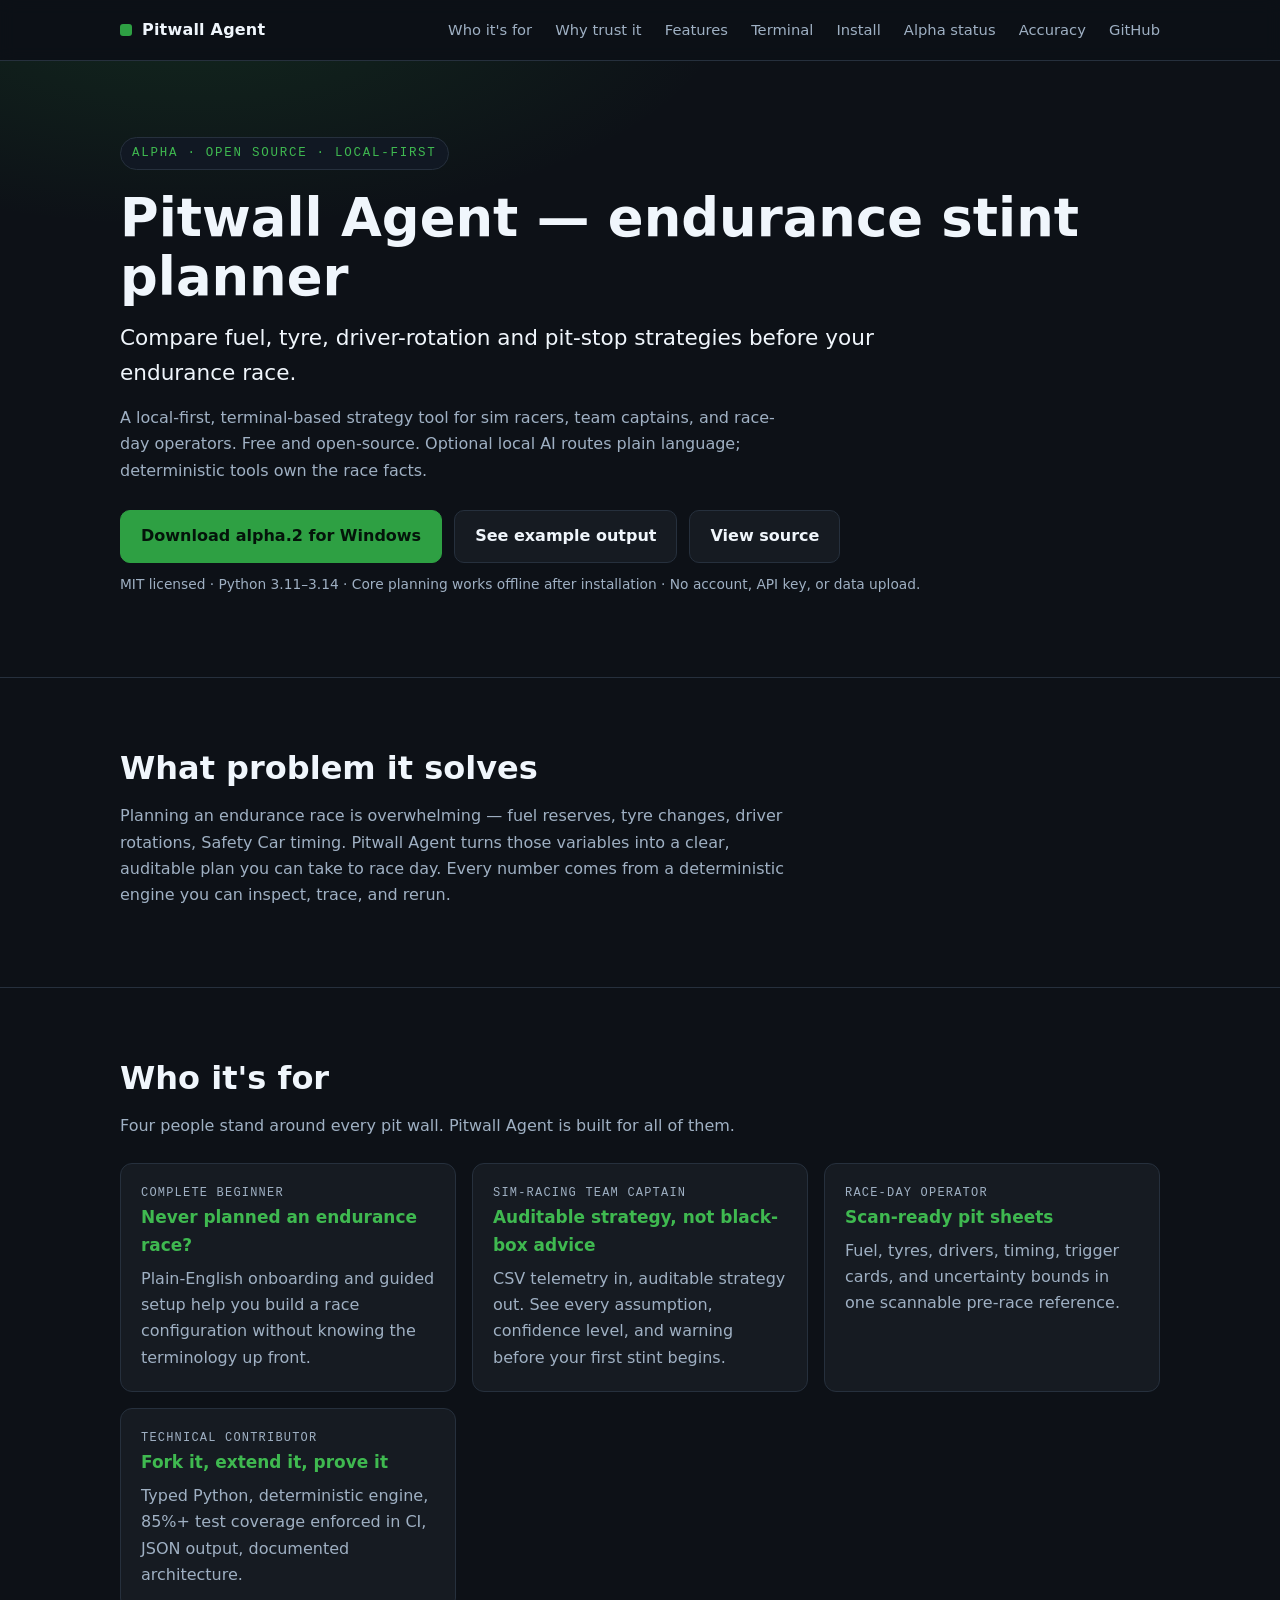
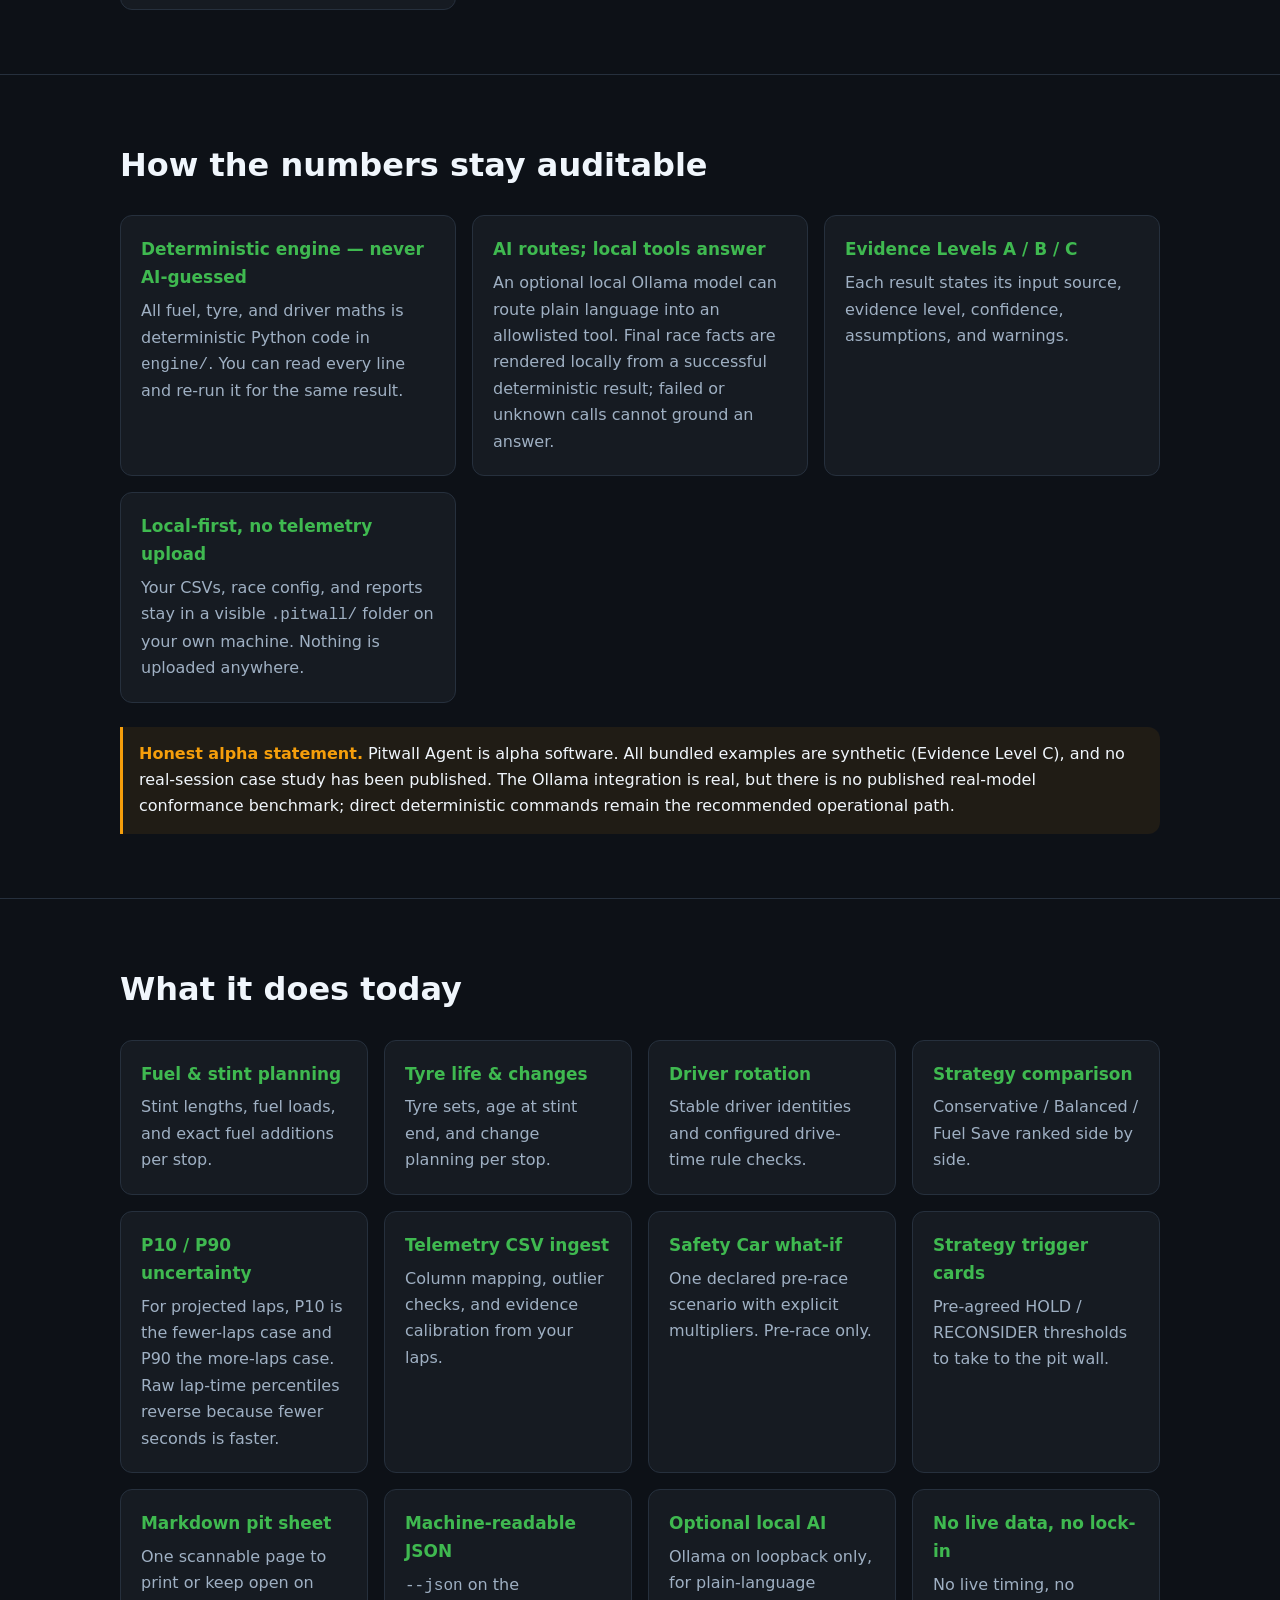
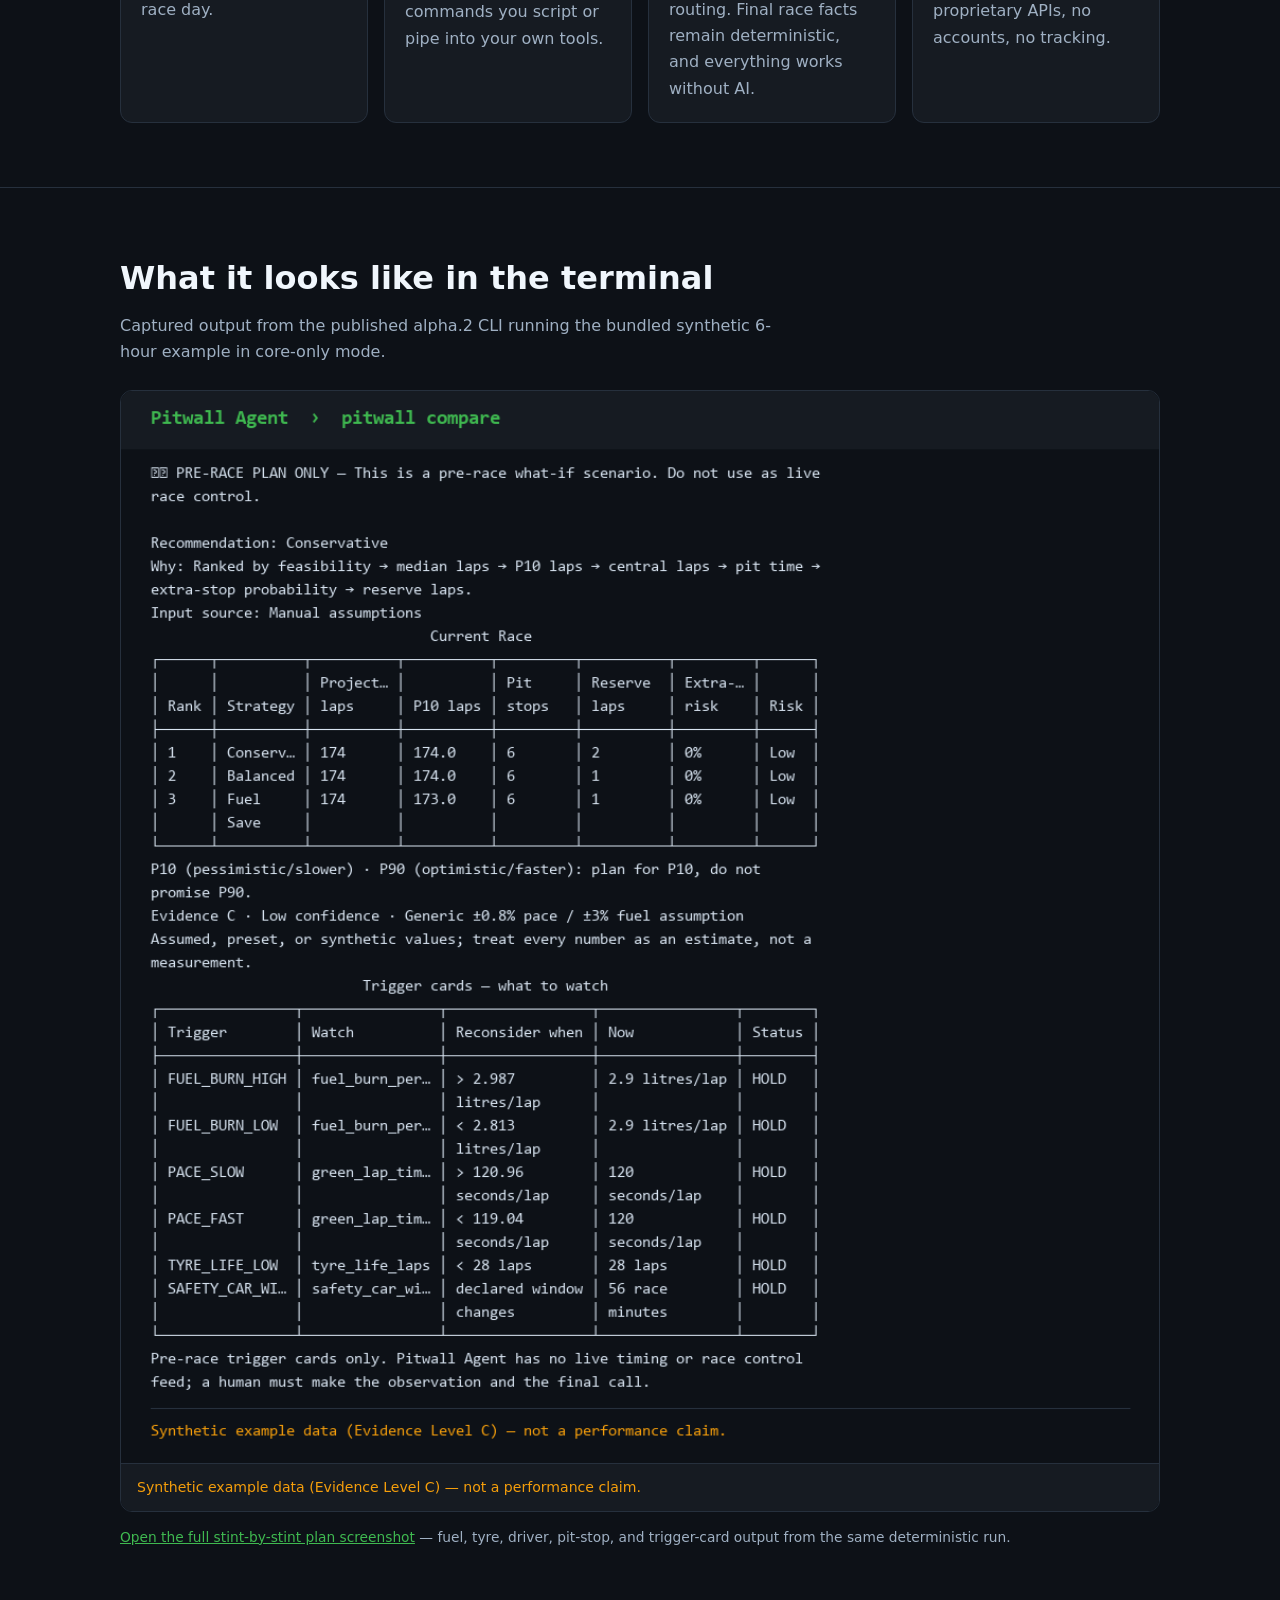
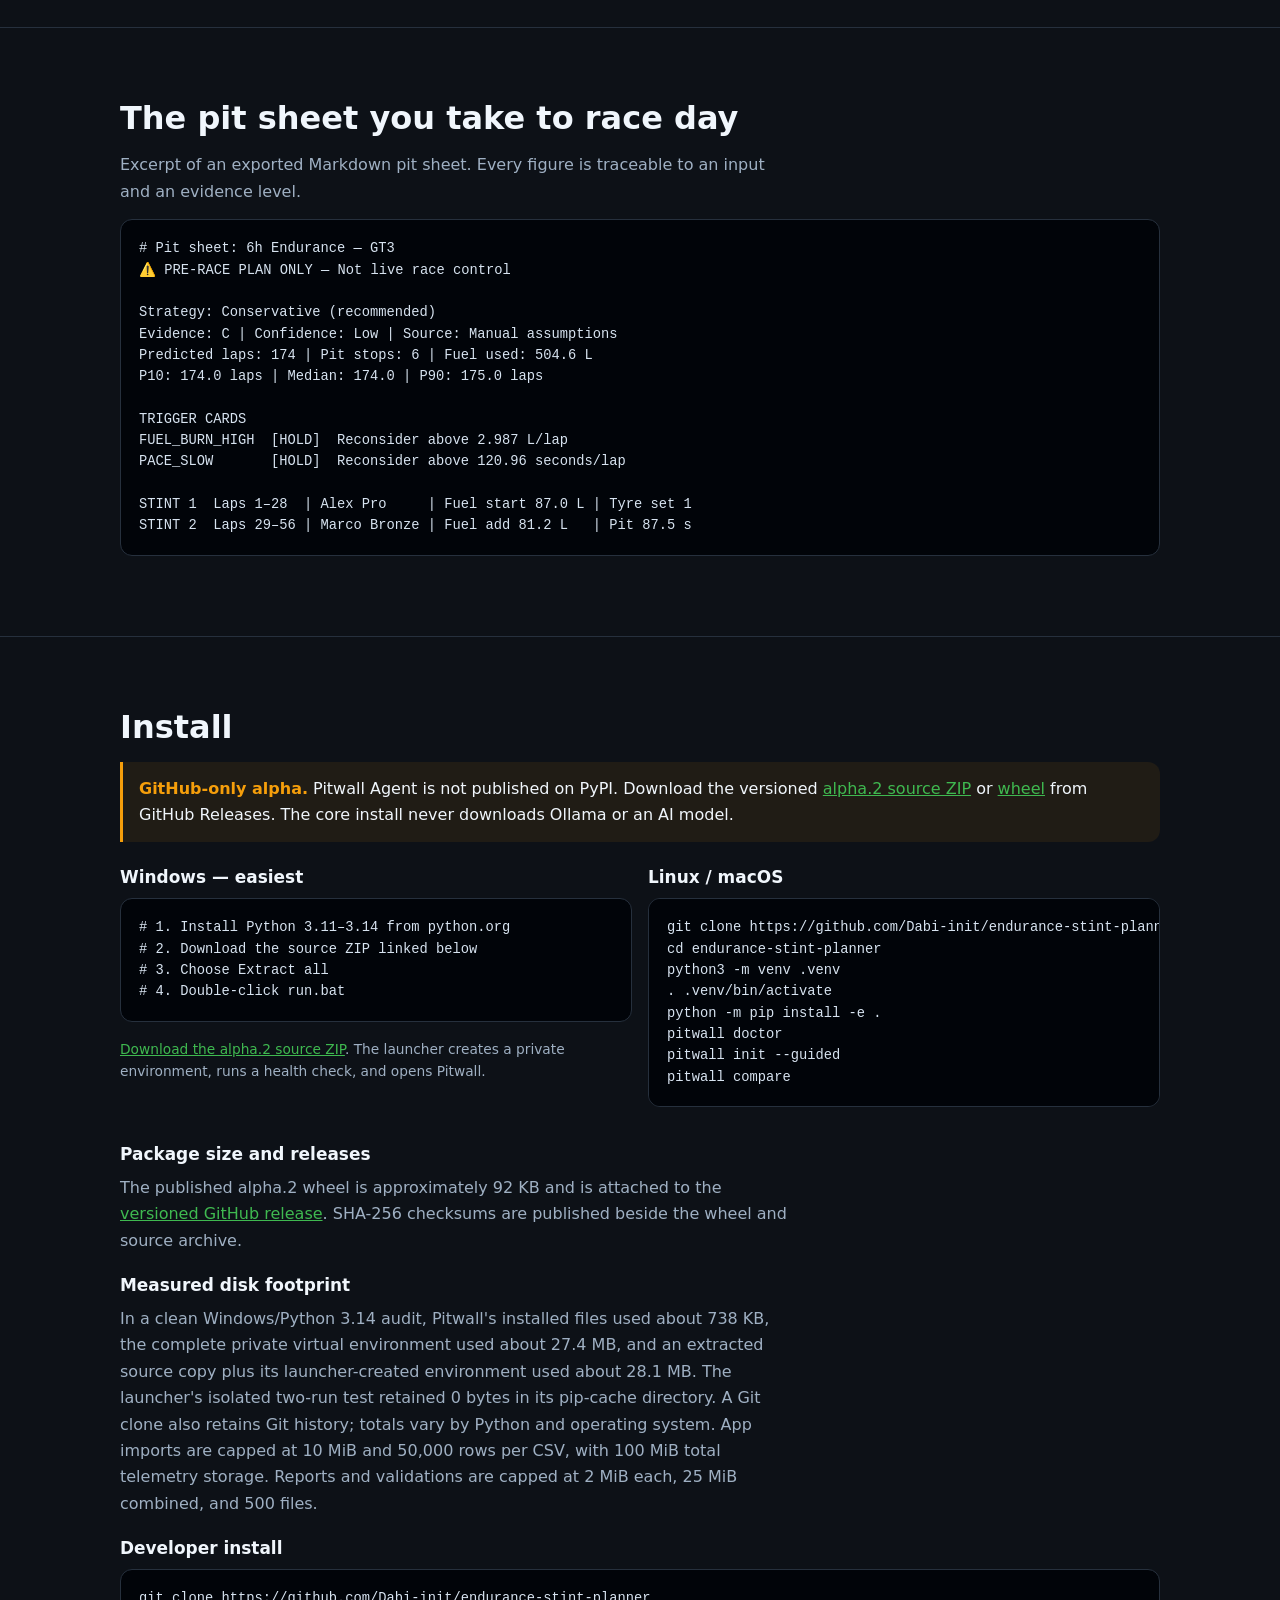
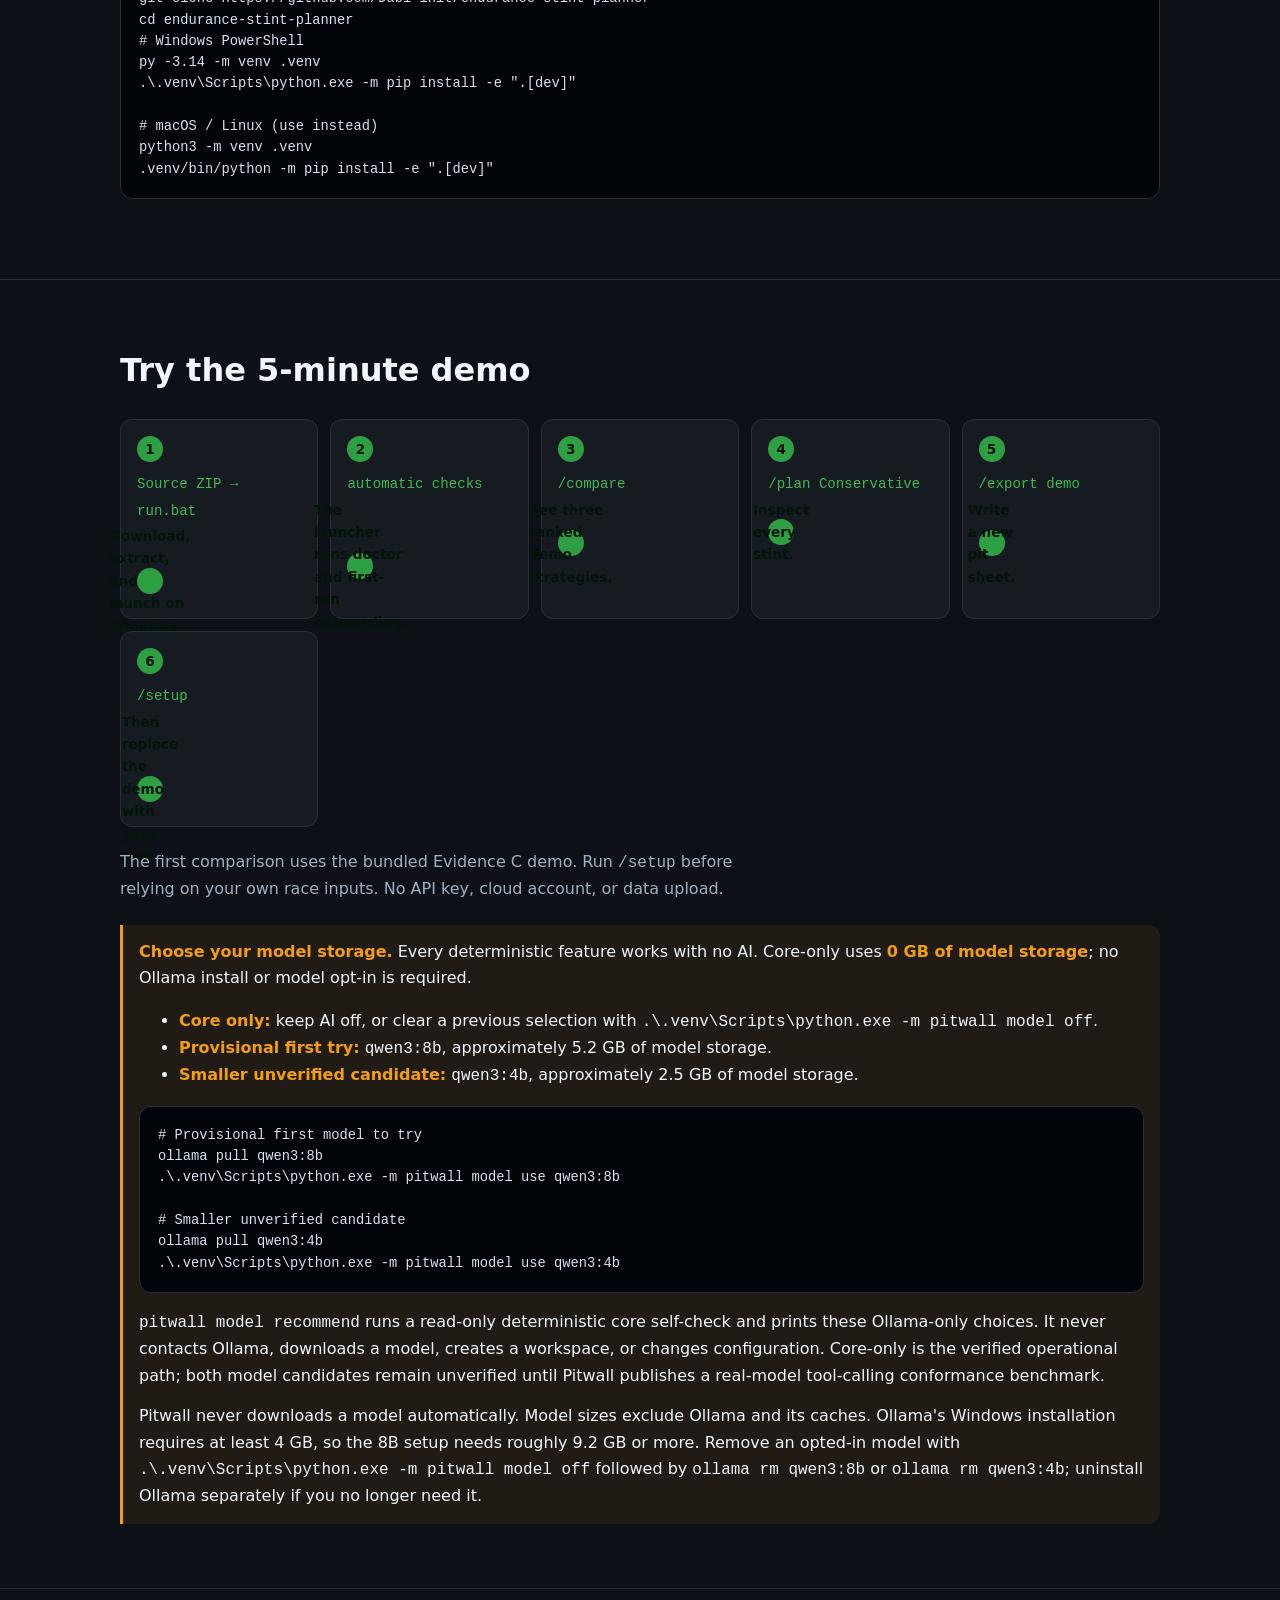
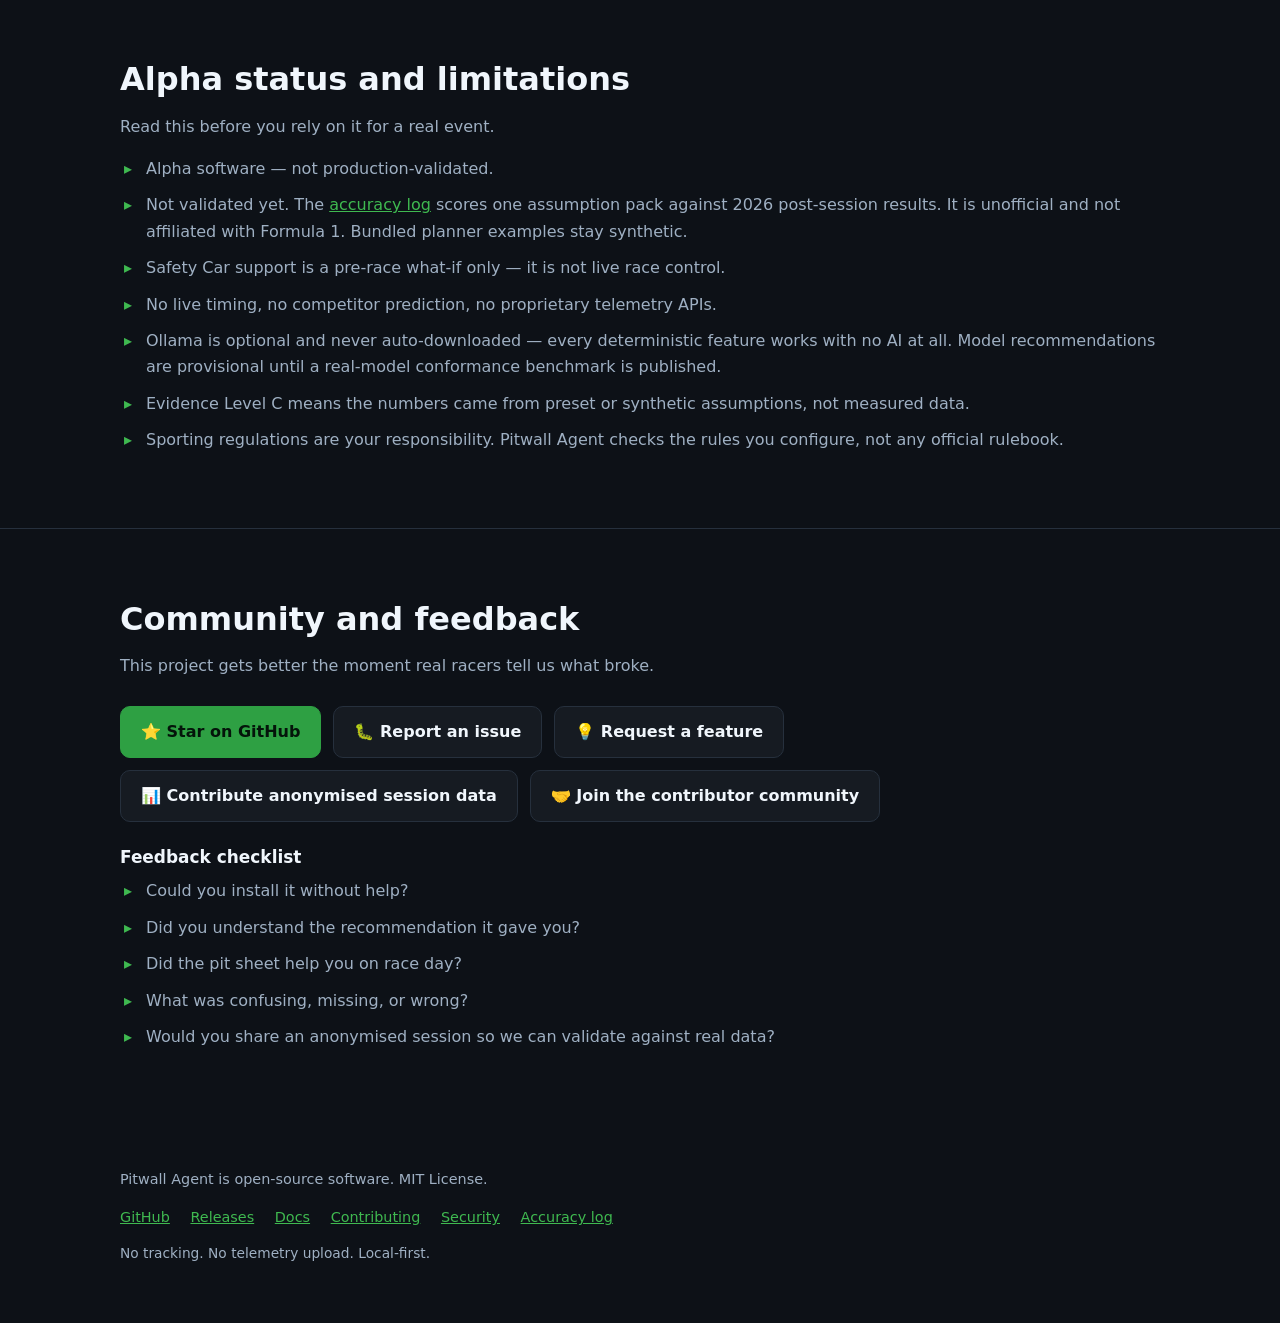
<file: docs/index.html>
<!DOCTYPE html>
<html lang="en">
<head>
<meta charset="utf-8">
<meta name="viewport" content="width=device-width, initial-scale=1">
<title>Pitwall Agent — Endurance Race Strategy Planner</title>
<meta name="description" content="Local-first, terminal-based endurance race strategy tool for sim racers, team captains, and race-day operators. Deterministic fuel, tyre, and driver planning. Free &amp; open-source.">
<meta name="keywords" content="endurance race strategy, fuel calculator, stint planner, sim racing, tyre strategy, pit sheet, race planning, local AI, telemetry">
<meta name="author" content="Pitwall Agent contributors">
<meta name="robots" content="index, follow">
<meta name="theme-color" content="#0d1117">
<link rel="canonical" href="https://dabi-init.github.io/endurance-stint-planner/">

<meta property="og:title" content="Pitwall Agent — Endurance Race Strategy Planner">
<meta property="og:description" content="Open-source endurance stint planner with deterministic fuel, tyre, driver-rotation and pit-stop strategy. Optional local AI routing; no cloud upload.">
<meta property="og:type" content="website">
<meta property="og:url" content="https://dabi-init.github.io/endurance-stint-planner/">
<meta property="og:site_name" content="Pitwall Agent">
<meta property="og:image" content="https://repository-images.githubusercontent.com/1187690049/7837d95d-89fa-43a7-9fac-cfb8e644b0b8">
<meta property="og:image:alt" content="Pitwall Agent — endurance race strategy planner">

<meta name="twitter:card" content="summary_large_image">
<meta name="twitter:title" content="Pitwall Agent — Endurance Race Strategy Planner">
<meta name="twitter:description" content="Build your endurance race plan, lap by lap — deterministically. Local-first, terminal-based, open-source.">
<meta name="twitter:image" content="https://repository-images.githubusercontent.com/1187690049/7837d95d-89fa-43a7-9fac-cfb8e644b0b8">

<link rel="icon" href="data:image/svg+xml,%3Csvg xmlns='http://www.w3.org/2000/svg' viewBox='0 0 32 32'%3E%3Crect width='32' height='32' rx='6' fill='%230d1117'/%3E%3Cpath d='M8 24V8h7a5 5 0 0 1 0 10h-3v6z' fill='%232ea043'/%3E%3C/svg%3E">

<script type="application/ld+json">
{
  "@context": "https://schema.org",
  "@type": "SoftwareApplication",
  "name": "Pitwall Agent",
  "applicationCategory": "SportsApplication",
  "applicationSubCategory": "Motorsport strategy planning",
  "operatingSystem": "Windows, macOS, Linux",
  "softwareVersion": "0.4.0-alpha.2",
  "description": "Open-source endurance stint planner with deterministic fuel, tyre, driver-rotation and pit-stop strategy. Optional local Ollama routing; no cloud upload.",
  "url": "https://dabi-init.github.io/endurance-stint-planner/",
  "downloadUrl": "https://github.com/Dabi-init/endurance-stint-planner/archive/refs/tags/v0.4.0-alpha.2.zip",
  "codeRepository": "https://github.com/Dabi-init/endurance-stint-planner",
  "programmingLanguage": "Python",
  "license": "https://github.com/Dabi-init/endurance-stint-planner/blob/main/LICENSE",
  "isAccessibleForFree": true,
  "offers": { "@type": "Offer", "price": "0", "priceCurrency": "USD" }
}
</script>

<style>
:root{
  --bg:#0d1117; --bg-2:#111823; --card:#161b22; --line:#26303d;
  --text:#f0f6fc; --muted:#9fb0c3; --accent:#2ea043; --accent-2:#3fb950;
  --warn:#f59e0b; --radius:12px;
  --mono:ui-monospace,SFMono-Regular,"SF Mono",Menlo,Consolas,"Liberation Mono",monospace;
  --sans:system-ui,-apple-system,"Segoe UI",Roboto,Helvetica,Arial,sans-serif;
}
*{box-sizing:border-box}
html{scroll-behavior:smooth}
body{margin:0;background:var(--bg);color:var(--text);font-family:var(--sans);line-height:1.65;-webkit-font-smoothing:antialiased}
a{color:var(--accent-2)}
a:focus-visible,button:focus-visible{outline:2px solid var(--accent-2);outline-offset:3px}
.wrap{width:100%;max-width:1080px;margin:0 auto;padding:0 20px}
header.site{position:sticky;top:0;z-index:10;background:rgba(13,17,23,.92);border-bottom:1px solid var(--line);backdrop-filter:blur(8px)}
header.site .wrap{display:flex;align-items:center;justify-content:space-between;gap:16px;min-height:60px;flex-wrap:wrap}
.brand{display:flex;align-items:center;gap:10px;font-weight:700;letter-spacing:.2px}
.brand .dot{width:12px;height:12px;border-radius:3px;background:var(--accent)}
nav.site a{color:var(--muted);text-decoration:none;font-size:.92rem;margin-left:18px}
nav.site a:hover{color:var(--text)}
section{padding:64px 0;border-bottom:1px solid var(--line);scroll-margin-top:76px}
section:last-of-type{border-bottom:0}
h1{font-size:clamp(2rem,6vw,3.3rem);line-height:1.12;margin:0 0 14px}
h2{font-size:clamp(1.4rem,3.6vw,2rem);margin:0 0 8px}
h3{font-size:1.06rem;margin:0 0 6px}
p{margin:0 0 14px}
.lead{font-size:clamp(1.05rem,2.4vw,1.35rem);color:var(--text);max-width:60ch}
.sub{color:var(--muted);max-width:66ch}
.eyebrow{display:inline-block;font-family:var(--mono);font-size:.78rem;letter-spacing:.14em;text-transform:uppercase;color:var(--accent-2);border:1px solid var(--line);background:var(--bg-2);padding:5px 11px;border-radius:999px;margin-bottom:18px}
.hero{padding:76px 0 68px;background:radial-gradient(900px 380px at 15% -10%,rgba(46,160,67,.16),transparent 60%)}
.cta{display:flex;flex-wrap:wrap;gap:12px;margin:26px 0 10px}
.btn{display:inline-block;padding:12px 20px;border-radius:10px;text-decoration:none;font-weight:600;border:1px solid var(--line);color:var(--text);background:var(--card)}
.btn:hover{border-color:var(--accent)}
.btn.primary{background:var(--accent);border-color:var(--accent);color:#04140a}
.btn.primary:hover{background:var(--accent-2)}
.grid{display:grid;gap:16px}
.g2{grid-template-columns:repeat(auto-fit,minmax(280px,1fr))}
.g3{grid-template-columns:repeat(auto-fit,minmax(230px,1fr))}
.card{background:var(--card);border:1px solid var(--line);border-radius:var(--radius);padding:20px}
.card h3{color:var(--accent-2)}
.card p{color:var(--muted);margin:0}
.card .role{font-family:var(--mono);font-size:.75rem;color:var(--muted);text-transform:uppercase;letter-spacing:.1em}
ul.check{list-style:none;padding:0;margin:0}
ul.check li{position:relative;padding-left:26px;margin-bottom:10px;color:var(--muted)}
ul.check li::before{content:"▸";position:absolute;left:4px;color:var(--accent-2)}
pre{background:#010409;border:1px solid var(--line);border-radius:var(--radius);padding:18px;overflow-x:auto;font-family:var(--mono);font-size:.86rem;line-height:1.55;color:#d7e3f0;margin:0 0 16px}
.terminal-shot{margin:24px 0 14px;border:1px solid var(--line);border-radius:var(--radius);overflow:hidden;background:#010409}
.terminal-shot img{display:block;width:100%;height:auto}
.terminal-shot figcaption{padding:12px 16px;color:var(--warn);font-size:.88rem;background:var(--card);border-top:1px solid var(--line)}
code{font-family:var(--mono)}
.note{border-left:3px solid var(--warn);background:rgba(245,158,11,.08);padding:14px 16px;border-radius:0 var(--radius) var(--radius) 0;color:var(--text)}
.note strong{color:var(--warn)}
.steps{display:grid;gap:12px;grid-template-columns:repeat(auto-fit,minmax(170px,1fr));margin:22px 0}
.step{background:var(--card);border:1px solid var(--line);border-radius:var(--radius);padding:16px}
.step span{display:inline-flex;width:26px;height:26px;align-items:center;justify-content:center;border-radius:50%;background:var(--accent);color:#04140a;font-weight:700;font-size:.85rem;margin-bottom:8px}
.step code{color:var(--accent-2);font-size:.88rem}
footer{padding:44px 0;color:var(--muted);font-size:.9rem}
footer nav{margin:12px 0}
footer nav a{margin-right:16px}
.small{font-size:.86rem;color:var(--muted)}
.skip{position:absolute;left:-9999px}
.skip:focus{left:12px;top:12px;position:fixed;background:var(--accent);color:#04140a;padding:10px 14px;border-radius:8px;z-index:50}
@media (max-width:640px){
  section{padding:48px 0}
  nav.site{display:none}
  .btn{width:100%;text-align:center}
}
</style>
</head>
<body>
<a class="skip" href="#main">Skip to content</a>

<header class="site">
  <div class="wrap">
    <div class="brand"><span class="dot" aria-hidden="true"></span> Pitwall Agent</div>
    <nav class="site" aria-label="Section navigation">
      <a href="#who">Who it's for</a>
      <a href="#trust">Why trust it</a>
      <a href="#features">Features</a>
      <a href="#demo">Terminal</a>
      <a href="#install">Install</a>
      <a href="#alpha">Alpha status</a>
      <a href="accuracy/">Accuracy</a>
      <a href="https://github.com/Dabi-init/endurance-stint-planner">GitHub</a>
    </nav>
  </div>
</header>

<main id="main">

<!-- HERO -->
<section class="hero">
  <div class="wrap">
    <span class="eyebrow">Alpha · Open source · Local-first</span>
    <h1>Pitwall Agent — endurance stint planner</h1>
    <p class="lead">Compare fuel, tyre, driver-rotation and pit-stop strategies before your endurance race.</p>
    <p class="sub">A local-first, terminal-based strategy tool for sim racers, team captains, and race-day operators. Free and open-source. Optional local AI routes plain language; deterministic tools own the race facts.</p>
    <div class="cta">
      <a class="btn primary" href="https://github.com/Dabi-init/endurance-stint-planner/archive/refs/tags/v0.4.0-alpha.2.zip">Download alpha.2 for Windows</a>
      <a class="btn" href="#demo">See example output</a>
      <a class="btn" href="https://github.com/Dabi-init/endurance-stint-planner">View source</a>
    </div>
    <p class="small">MIT licensed · Python 3.11–3.14 · Core planning works offline after installation · No account, API key, or data upload.</p>
  </div>
</section>

<!-- PROBLEM -->
<section id="problem">
  <div class="wrap">
    <h2>What problem it solves</h2>
    <p class="sub">Planning an endurance race is overwhelming — fuel reserves, tyre changes, driver rotations, Safety Car timing. Pitwall Agent turns those variables into a clear, auditable plan you can take to race day. Every number comes from a deterministic engine you can inspect, trace, and rerun.</p>
  </div>
</section>

<!-- PERSONAS -->
<section id="who">
  <div class="wrap">
    <h2>Who it's for</h2>
    <p class="sub">Four people stand around every pit wall. Pitwall Agent is built for all of them.</p>
    <div class="grid g2" style="margin-top:24px">
      <article class="card">
        <p class="role">Complete beginner</p>
        <h3>Never planned an endurance race?</h3>
        <p>Plain-English onboarding and guided setup help you build a race configuration without knowing the terminology up front.</p>
      </article>
      <article class="card">
        <p class="role">Sim-racing team captain</p>
        <h3>Auditable strategy, not black-box advice</h3>
        <p>CSV telemetry in, auditable strategy out. See every assumption, confidence level, and warning before your first stint begins.</p>
      </article>
      <article class="card">
        <p class="role">Race-day operator</p>
        <h3>Scan-ready pit sheets</h3>
        <p>Fuel, tyres, drivers, timing, trigger cards, and uncertainty bounds in one scannable pre-race reference.</p>
      </article>
      <article class="card">
        <p class="role">Technical contributor</p>
        <h3>Fork it, extend it, prove it</h3>
        <p>Typed Python, deterministic engine, 85%+ test coverage enforced in CI, JSON output, documented architecture.</p>
      </article>
    </div>
  </div>
</section>

<!-- TRUST -->
<section id="trust">
  <div class="wrap">
    <h2>How the numbers stay auditable</h2>
    <div class="grid g2" style="margin-top:24px">
      <article class="card">
        <h3>Deterministic engine — never AI-guessed</h3>
        <p>All fuel, tyre, and driver maths is deterministic Python code in <code>engine/</code>. You can read every line and re-run it for the same result.</p>
      </article>
      <article class="card">
        <h3>AI routes; local tools answer</h3>
        <p>An optional local Ollama model can route plain language into an allowlisted tool. Final race facts are rendered locally from a successful deterministic result; failed or unknown calls cannot ground an answer.</p>
      </article>
      <article class="card">
        <h3>Evidence Levels A / B / C</h3>
        <p>Each result states its input source, evidence level, confidence, assumptions, and warnings.</p>
      </article>
      <article class="card">
        <h3>Local-first, no telemetry upload</h3>
        <p>Your CSVs, race config, and reports stay in a visible <code>.pitwall/</code> folder on your own machine. Nothing is uploaded anywhere.</p>
      </article>
    </div>
    <div class="note" style="margin-top:24px">
      <p style="margin:0"><strong>Honest alpha statement.</strong> Pitwall Agent is alpha software. All bundled examples are synthetic (Evidence Level C), and no real-session case study has been published. The Ollama integration is real, but there is no published real-model conformance benchmark; direct deterministic commands remain the recommended operational path.</p>
    </div>
  </div>
</section>

<!-- FEATURES -->
<section id="features">
  <div class="wrap">
    <h2>What it does today</h2>
    <div class="grid g3" style="margin-top:24px">
      <article class="card"><h3>Fuel &amp; stint planning</h3><p>Stint lengths, fuel loads, and exact fuel additions per stop.</p></article>
      <article class="card"><h3>Tyre life &amp; changes</h3><p>Tyre sets, age at stint end, and change planning per stop.</p></article>
      <article class="card"><h3>Driver rotation</h3><p>Stable driver identities and configured drive-time rule checks.</p></article>
      <article class="card"><h3>Strategy comparison</h3><p>Conservative / Balanced / Fuel Save ranked side by side.</p></article>
      <article class="card"><h3>P10 / P90 uncertainty</h3><p>For projected laps, P10 is the fewer-laps case and P90 the more-laps case. Raw lap-time percentiles reverse because fewer seconds is faster.</p></article>
      <article class="card"><h3>Telemetry CSV ingest</h3><p>Column mapping, outlier checks, and evidence calibration from your laps.</p></article>
      <article class="card"><h3>Safety Car what-if</h3><p>One declared pre-race scenario with explicit multipliers. Pre-race only.</p></article>
      <article class="card"><h3>Strategy trigger cards</h3><p>Pre-agreed HOLD / RECONSIDER thresholds to take to the pit wall.</p></article>
      <article class="card"><h3>Markdown pit sheet</h3><p>One scannable page to print or keep open on race day.</p></article>
      <article class="card"><h3>Machine-readable JSON</h3><p><code>--json</code> on the commands you script or pipe into your own tools.</p></article>
      <article class="card"><h3>Optional local AI</h3><p>Ollama on loopback only, for plain-language routing. Final race facts remain deterministic, and everything works without AI.</p></article>
      <article class="card"><h3>No live data, no lock-in</h3><p>No live timing, no proprietary APIs, no accounts, no tracking.</p></article>
    </div>
  </div>
</section>

<!-- TERMINAL DEMO -->
<section id="demo">
  <div class="wrap">
    <h2>What it looks like in the terminal</h2>
    <p class="sub">Captured output from the published alpha.2 CLI running the bundled synthetic 6-hour example in core-only mode.</p>
    <figure class="terminal-shot">
      <img src="assets/pitwall-compare-demo.png" alt="Pitwall compare output ranks Conservative, Balanced, and Fuel Save strategies, with uncertainty and deterministic trigger cards.">
      <figcaption>Synthetic example data (Evidence Level C) — not a performance claim.</figcaption>
    </figure>
    <p class="small"><a href="assets/pitwall-plan-demo.png">Open the full stint-by-stint plan screenshot</a> — fuel, tyre, driver, pit-stop, and trigger-card output from the same deterministic run.</p>
  </div>
</section>

<!-- PIT SHEET -->
<section id="pitsheet">
  <div class="wrap">
    <h2>The pit sheet you take to race day</h2>
    <p class="sub">Excerpt of an exported Markdown pit sheet. Every figure is traceable to an input and an evidence level.</p>
    <pre><code># Pit sheet: 6h Endurance — GT3
⚠️ PRE-RACE PLAN ONLY — Not live race control

Strategy: Conservative (recommended)
Evidence: C | Confidence: Low | Source: Manual assumptions
Predicted laps: 174 | Pit stops: 6 | Fuel used: 504.6 L
P10: 174.0 laps | Median: 174.0 | P90: 175.0 laps

TRIGGER CARDS
FUEL_BURN_HIGH  [HOLD]  Reconsider above 2.987 L/lap
PACE_SLOW       [HOLD]  Reconsider above 120.96 seconds/lap

STINT 1  Laps 1–28  | Alex Pro     | Fuel start 87.0 L | Tyre set 1
STINT 2  Laps 29–56 | Marco Bronze | Fuel add 81.2 L   | Pit 87.5 s</code></pre>
  </div>
</section>

<!-- INSTALL -->
<section id="install">
  <div class="wrap">
    <h2>Install</h2>
    <div class="note" style="margin-bottom:22px">
      <p style="margin:0"><strong>GitHub-only alpha.</strong> Pitwall Agent is not published on PyPI. Download the versioned <a href="https://github.com/Dabi-init/endurance-stint-planner/archive/refs/tags/v0.4.0-alpha.2.zip">alpha.2 source ZIP</a> or <a href="https://github.com/Dabi-init/endurance-stint-planner/releases/download/v0.4.0-alpha.2/pitwall_agent-0.4.0a2-py3-none-any.whl">wheel</a> from GitHub Releases. The core install never downloads Ollama or an AI model.</p>
    </div>
    <div class="grid g2">
      <div>
        <h3>Windows — easiest</h3>
        <pre><code># 1. Install Python 3.11–3.14 from python.org
# 2. Download the source ZIP linked below
# 3. Choose Extract all
# 4. Double-click run.bat</code></pre>
        <p class="small"><a href="https://github.com/Dabi-init/endurance-stint-planner/archive/refs/tags/v0.4.0-alpha.2.zip">Download the alpha.2 source ZIP</a>. The launcher creates a private environment, runs a health check, and opens Pitwall.</p>
      </div>
      <div>
        <h3>Linux / macOS</h3>
        <pre><code>git clone https://github.com/Dabi-init/endurance-stint-planner.git
cd endurance-stint-planner
python3 -m venv .venv
. .venv/bin/activate
python -m pip install -e .
pitwall doctor
pitwall init --guided
pitwall compare</code></pre>
      </div>
    </div>
    <h3 style="margin-top:18px">Package size and releases</h3>
    <p class="sub">The published alpha.2 wheel is approximately 92 KB and is attached to the <a href="https://github.com/Dabi-init/endurance-stint-planner/releases/tag/v0.4.0-alpha.2">versioned GitHub release</a>. SHA-256 checksums are published beside the wheel and source archive.</p>
    <h3 style="margin-top:18px">Measured disk footprint</h3>
    <p class="sub">In a clean Windows/Python 3.14 audit, Pitwall's installed files used about 738 KB, the complete private virtual environment used about 27.4 MB, and an extracted source copy plus its launcher-created environment used about 28.1 MB. The launcher's isolated two-run test retained 0 bytes in its pip-cache directory. A Git clone also retains Git history; totals vary by Python and operating system. App imports are capped at 10 MiB and 50,000 rows per CSV, with 100 MiB total telemetry storage. Reports and validations are capped at 2 MiB each, 25 MiB combined, and 500 files.</p>
    <h3 style="margin-top:18px">Developer install</h3>
    <pre><code>git clone https://github.com/Dabi-init/endurance-stint-planner
cd endurance-stint-planner
# Windows PowerShell
py -3.14 -m venv .venv
.\.venv\Scripts\python.exe -m pip install -e ".[dev]"

# macOS / Linux (use instead)
python3 -m venv .venv
.venv/bin/python -m pip install -e ".[dev]"</code></pre>
  </div>
</section>

<!-- 5 MIN DEMO -->
<section id="demo5">
  <div class="wrap">
    <h2>Try the 5-minute demo</h2>
    <div class="steps">
      <div class="step"><span>1</span><br><code>Source ZIP → run.bat</code><br><span class="small">Download, extract, and launch on Windows.</span></div>
      <div class="step"><span>2</span><br><code>automatic checks</code><br><span class="small">The launcher runs doctor and first-run onboarding.</span></div>
      <div class="step"><span>3</span><br><code>/compare</code><br><span class="small">See three ranked demo strategies.</span></div>
      <div class="step"><span>4</span><br><code>/plan Conservative</code><br><span class="small">Inspect every stint.</span></div>
      <div class="step"><span>5</span><br><code>/export demo</code><br><span class="small">Write a new pit sheet.</span></div>
      <div class="step"><span>6</span><br><code>/setup</code><br><span class="small">Then replace the demo with your race.</span></div>
    </div>
    <p class="sub">The first comparison uses the bundled Evidence C demo. Run <code>/setup</code> before relying on your own race inputs. No API key, cloud account, or data upload.</p>
    <div class="note" style="margin-top:22px">
      <p><strong>Choose your model storage.</strong> Every deterministic feature works with no AI. Core-only uses <strong>0 GB of model storage</strong>; no Ollama install or model opt-in is required.</p>
      <ul>
        <li><strong>Core only:</strong> keep AI off, or clear a previous selection with <code>.\.venv\Scripts\python.exe -m pitwall model off</code>.</li>
        <li><strong>Provisional first try:</strong> <code>qwen3:8b</code>, approximately 5.2 GB of model storage.</li>
        <li><strong>Smaller unverified candidate:</strong> <code>qwen3:4b</code>, approximately 2.5 GB of model storage.</li>
      </ul>
      <pre><code># Provisional first model to try
ollama pull qwen3:8b
.\.venv\Scripts\python.exe -m pitwall model use qwen3:8b

# Smaller unverified candidate
ollama pull qwen3:4b
.\.venv\Scripts\python.exe -m pitwall model use qwen3:4b</code></pre>
      <p><code>pitwall model recommend</code> runs a read-only deterministic core self-check and prints these Ollama-only choices. It never contacts Ollama, downloads a model, creates a workspace, or changes configuration. Core-only is the verified operational path; both model candidates remain unverified until Pitwall publishes a real-model tool-calling conformance benchmark.</p>
      <p style="margin-bottom:0">Pitwall never downloads a model automatically. Model sizes exclude Ollama and its caches. Ollama's Windows installation requires at least 4 GB, so the 8B setup needs roughly 9.2 GB or more. Remove an opted-in model with <code>.\.venv\Scripts\python.exe -m pitwall model off</code> followed by <code>ollama rm qwen3:8b</code> or <code>ollama rm qwen3:4b</code>; uninstall Ollama separately if you no longer need it.</p>
    </div>
  </div>
</section>

<!-- ALPHA LIMITS -->
<section id="alpha">
  <div class="wrap">
    <h2>Alpha status and limitations</h2>
    <p class="sub">Read this before you rely on it for a real event.</p>
    <ul class="check" style="margin-top:16px">
      <li>Alpha software — not production-validated.</li>
      <li>Not validated yet. The <a href="accuracy/">accuracy log</a> scores one assumption pack against 2026 post-session results. It is unofficial and not affiliated with Formula 1. Bundled planner examples stay synthetic.</li>
      <li>Safety Car support is a pre-race what-if only — it is not live race control.</li>
      <li>No live timing, no competitor prediction, no proprietary telemetry APIs.</li>
      <li>Ollama is optional and never auto-downloaded — every deterministic feature works with no AI at all. Model recommendations are provisional until a real-model conformance benchmark is published.</li>
      <li>Evidence Level C means the numbers came from preset or synthetic assumptions, not measured data.</li>
      <li>Sporting regulations are your responsibility. Pitwall Agent checks the rules you configure, not any official rulebook.</li>
    </ul>
  </div>
</section>

<!-- COMMUNITY -->
<section id="community">
  <div class="wrap">
    <h2>Community and feedback</h2>
    <p class="sub">This project gets better the moment real racers tell us what broke.</p>
    <div class="cta">
      <a class="btn primary" href="https://github.com/Dabi-init/endurance-stint-planner">⭐ Star on GitHub</a>
      <a class="btn" href="https://github.com/Dabi-init/endurance-stint-planner/issues/new/choose">🐛 Report an issue</a>
      <a class="btn" href="https://github.com/Dabi-init/endurance-stint-planner/issues/new/choose">💡 Request a feature</a>
      <a class="btn" href="https://github.com/Dabi-init/endurance-stint-planner/blob/main/CONTRIBUTING.md">📊 Contribute anonymised session data</a>
      <a class="btn" href="https://github.com/Dabi-init/endurance-stint-planner/blob/main/CONTRIBUTING.md">🤝 Join the contributor community</a>
    </div>
    <h3 style="margin-top:22px">Feedback checklist</h3>
    <ul class="check">
      <li>Could you install it without help?</li>
      <li>Did you understand the recommendation it gave you?</li>
      <li>Did the pit sheet help you on race day?</li>
      <li>What was confusing, missing, or wrong?</li>
      <li>Would you share an anonymised session so we can validate against real data?</li>
    </ul>
  </div>
</section>

</main>

<footer>
  <div class="wrap">
    <p>Pitwall Agent is open-source software. MIT License.</p>
    <nav aria-label="Footer links">
      <a href="https://github.com/Dabi-init/endurance-stint-planner">GitHub</a>
      <a href="https://github.com/Dabi-init/endurance-stint-planner/releases">Releases</a>
      <a href="https://github.com/Dabi-init/endurance-stint-planner/tree/main/docs">Docs</a>
      <a href="https://github.com/Dabi-init/endurance-stint-planner/blob/main/CONTRIBUTING.md">Contributing</a>
      <a href="https://github.com/Dabi-init/endurance-stint-planner/blob/main/SECURITY.md">Security</a>
      <a href="accuracy/">Accuracy log</a>
    </nav>
    <p class="small">No tracking. No telemetry upload. Local-first.</p>
  </div>
</footer>
</body>
</html>
</file>
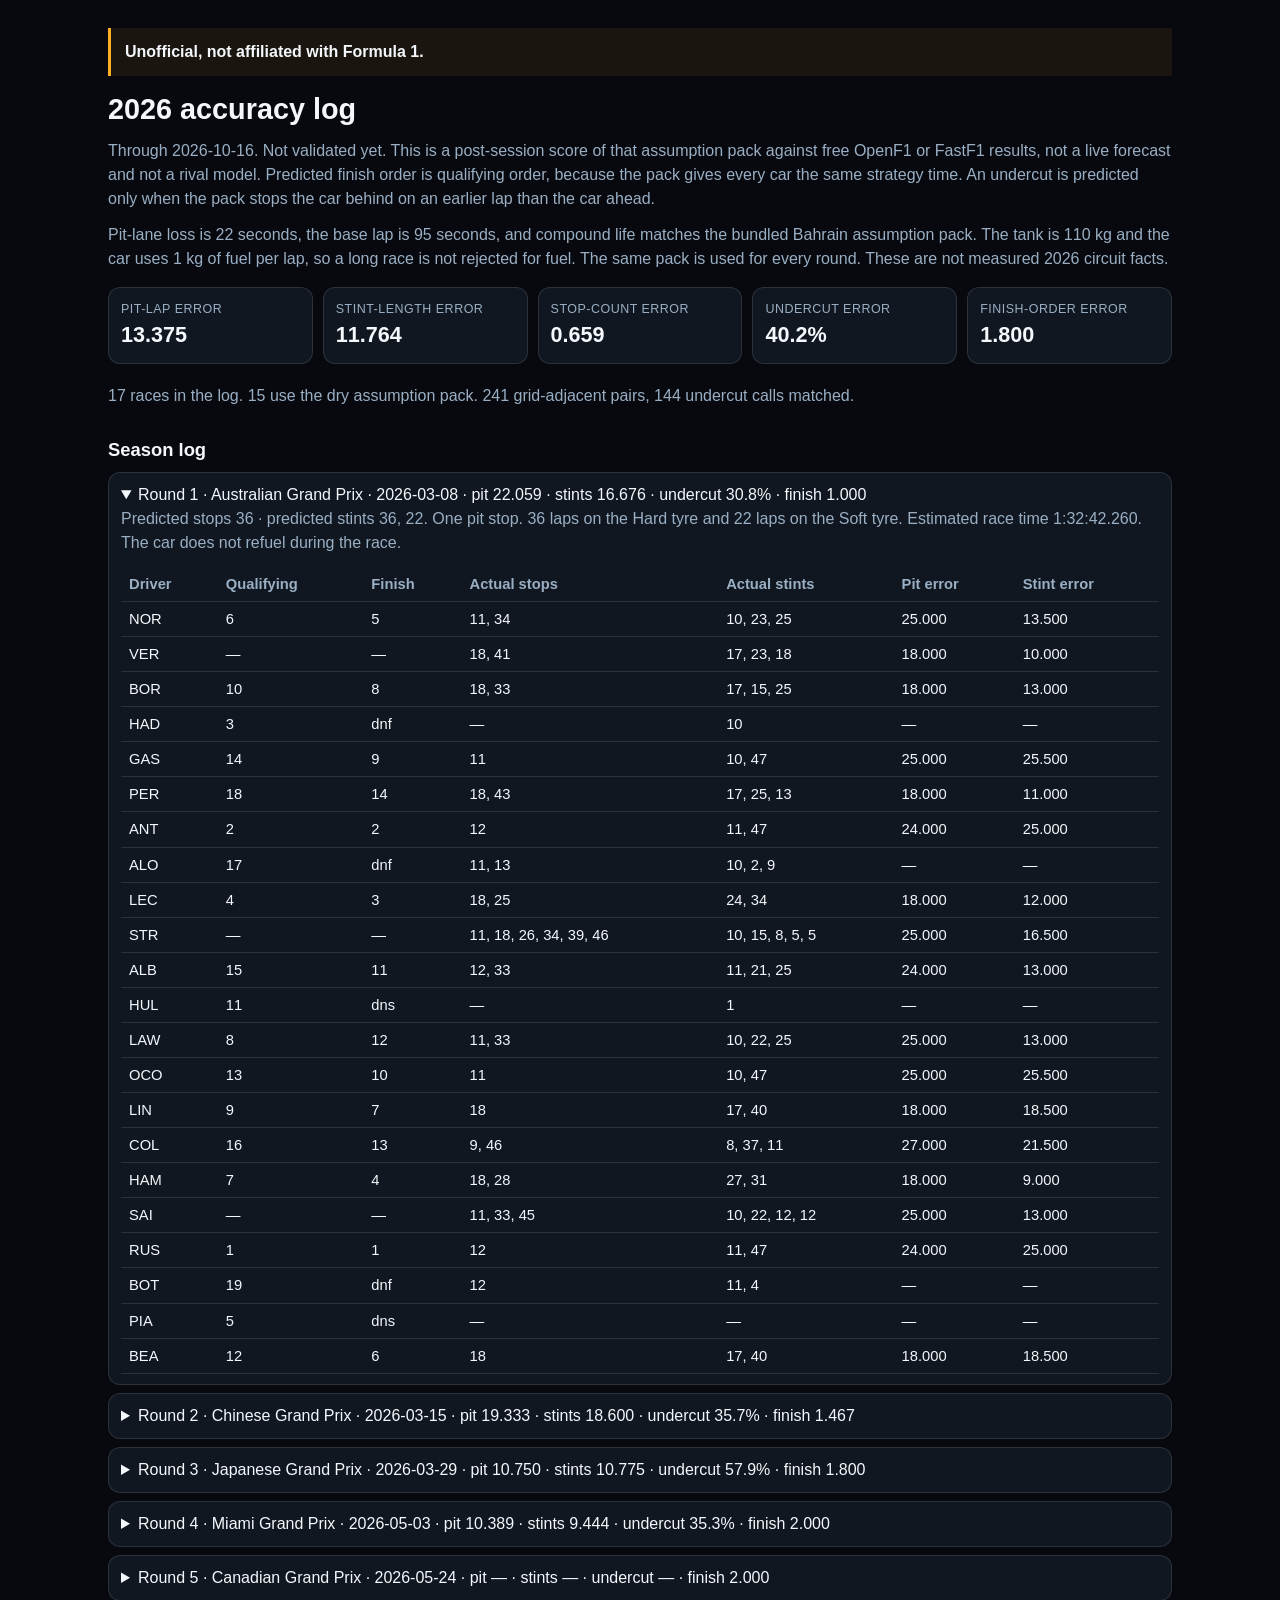
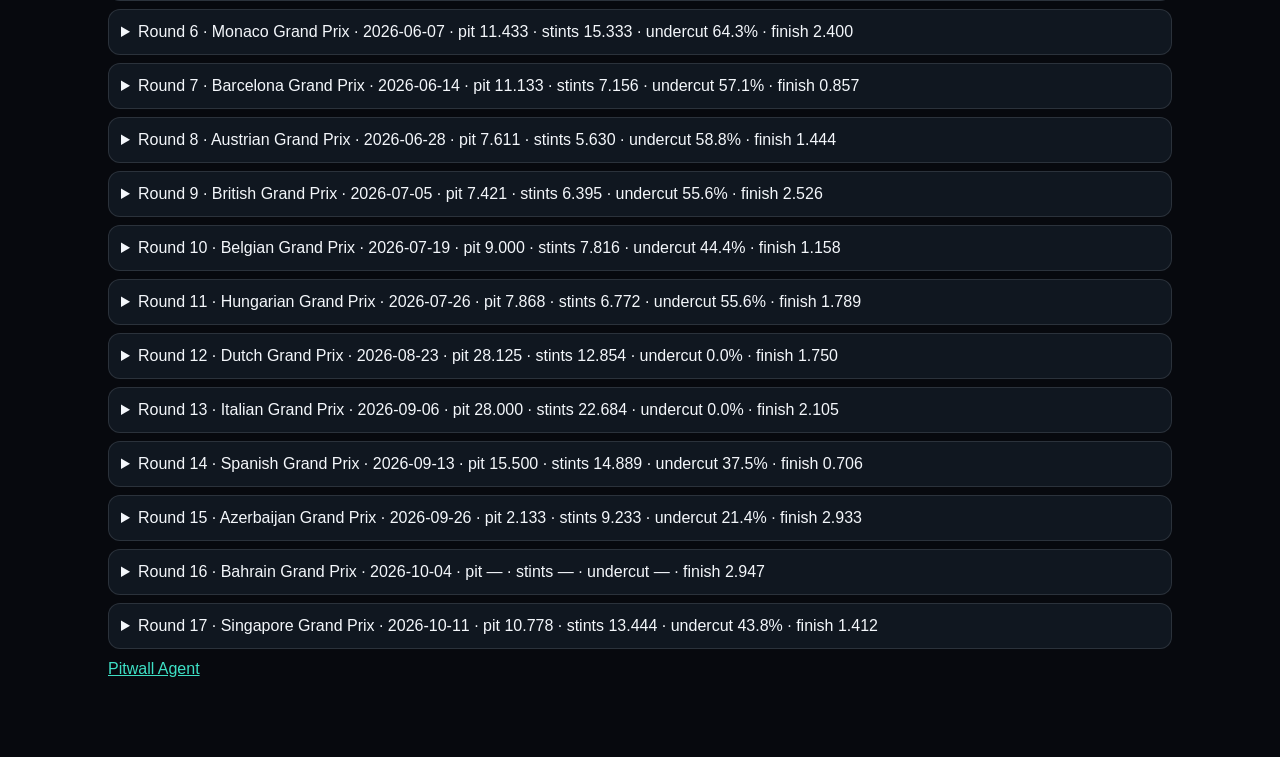
<file: docs/accuracy/index.html>
<!DOCTYPE html>
<html lang="en">
<head>
<meta charset="utf-8">
<meta name="viewport" content="width=device-width, initial-scale=1">
<title>Pitwall accuracy log 2026</title>
<meta name="robots" content="index, follow">
<meta name="description" content="Post-session accuracy log for the Pitwall planner. Unofficial, not affiliated with Formula 1.">
<style>
:root { color-scheme: dark; --bg:#07090e; --panel:#101720; --line:rgba(232,240,250,.12); --text:#f4f7fb; --muted:#9aafc4; --cyan:#3ee0c5; --amber:#ffb020; }
* { box-sizing: border-box; }
body { margin:0; background:var(--bg); color:var(--text); font:16px/1.5 "Segoe UI", Helvetica, Arial, sans-serif; }
main { max-width:1100px; margin:0 auto; padding:28px 18px 64px; }
h1 { font-size:1.8rem; margin:0 0 8px; }
h2 { font-size:1.15rem; margin:28px 0 8px; }
p { margin:0 0 12px; }
.notice { border-left:3px solid var(--amber); background:rgba(255,176,32,.08); padding:12px 14px; }
.muted { color:var(--muted); }
.rates { display:grid; grid-template-columns:repeat(auto-fit,minmax(160px,1fr)); gap:10px; margin:16px 0 8px; }
.rate { background:var(--panel); border:1px solid var(--line); border-radius:12px; padding:12px; }
.rate span { display:block; color:var(--muted); font-size:.78rem; letter-spacing:.04em; text-transform:uppercase; }
.rate strong { font-size:1.35rem; }
details { background:var(--panel); border:1px solid var(--line); border-radius:12px; padding:10px 12px; margin:8px 0; }
summary { cursor:pointer; }
table { width:100%; border-collapse:collapse; font-size:.92rem; }
th, td { text-align:left; padding:6px 8px; border-bottom:1px solid var(--line); vertical-align:top; }
th { color:var(--muted); font-weight:600; }
a { color:var(--cyan); }
</style>
</head>
<body>
<main>
<p class="notice"><strong>Unofficial, not affiliated with Formula 1.</strong></p>
<h1>2026 accuracy log</h1>
<p class="muted">Through 2026-10-16. Not validated yet. This is a post-session score of that assumption pack against free OpenF1 or FastF1 results, not a live forecast and not a rival model. Predicted finish order is qualifying order, because the pack gives every car the same strategy time. An undercut is predicted only when the pack stops the car behind on an earlier lap than the car ahead.</p>
<p class="muted">Pit-lane loss is 22 seconds, the base lap is 95 seconds, and compound life matches the bundled Bahrain assumption pack. The tank is 110 kg and the car uses 1 kg of fuel per lap, so a long race is not rejected for fuel. The same pack is used for every round. These are not measured 2026 circuit facts.</p>
<section class="rates" aria-label="Season error rates">
<p class="rate"><span>Pit-lap error</span><strong>13.375</strong></p>
<p class="rate"><span>Stint-length error</span><strong>11.764</strong></p>
<p class="rate"><span>Stop-count error</span><strong>0.659</strong></p>
<p class="rate"><span>Undercut error</span><strong>40.2%</strong></p>
<p class="rate"><span>Finish-order error</span><strong>1.800</strong></p>
</section>
<p class="muted">17 races in the log. 15 use the dry assumption pack. 241 grid-adjacent pairs, 144 undercut calls matched.</p>
<h2>Season log</h2>
<details open>
<summary>Round 1 · Australian Grand Prix · 2026-03-08 · pit 22.059 · stints 16.676 · undercut 30.8% · finish 1.000</summary>
<p class="muted">Predicted stops 36 · predicted stints 36, 22. One pit stop. 36 laps on the Hard tyre and 22 laps on the Soft tyre. Estimated race time 1:32:42.260. The car does not refuel during the race.</p>
<table>
<thead><tr><th>Driver</th><th>Qualifying</th><th>Finish</th><th>Actual stops</th><th>Actual stints</th><th>Pit error</th><th>Stint error</th></tr></thead>
<tbody>
<tr><td>NOR</td><td>6</td><td>5</td><td>11, 34</td><td>10, 23, 25</td><td>25.000</td><td>13.500</td></tr><tr><td>VER</td><td>—</td><td>—</td><td>18, 41</td><td>17, 23, 18</td><td>18.000</td><td>10.000</td></tr><tr><td>BOR</td><td>10</td><td>8</td><td>18, 33</td><td>17, 15, 25</td><td>18.000</td><td>13.000</td></tr><tr><td>HAD</td><td>3</td><td>dnf</td><td>—</td><td>10</td><td>—</td><td>—</td></tr><tr><td>GAS</td><td>14</td><td>9</td><td>11</td><td>10, 47</td><td>25.000</td><td>25.500</td></tr><tr><td>PER</td><td>18</td><td>14</td><td>18, 43</td><td>17, 25, 13</td><td>18.000</td><td>11.000</td></tr><tr><td>ANT</td><td>2</td><td>2</td><td>12</td><td>11, 47</td><td>24.000</td><td>25.000</td></tr><tr><td>ALO</td><td>17</td><td>dnf</td><td>11, 13</td><td>10, 2, 9</td><td>—</td><td>—</td></tr><tr><td>LEC</td><td>4</td><td>3</td><td>18, 25</td><td>24, 34</td><td>18.000</td><td>12.000</td></tr><tr><td>STR</td><td>—</td><td>—</td><td>11, 18, 26, 34, 39, 46</td><td>10, 15, 8, 5, 5</td><td>25.000</td><td>16.500</td></tr><tr><td>ALB</td><td>15</td><td>11</td><td>12, 33</td><td>11, 21, 25</td><td>24.000</td><td>13.000</td></tr><tr><td>HUL</td><td>11</td><td>dns</td><td>—</td><td>1</td><td>—</td><td>—</td></tr><tr><td>LAW</td><td>8</td><td>12</td><td>11, 33</td><td>10, 22, 25</td><td>25.000</td><td>13.000</td></tr><tr><td>OCO</td><td>13</td><td>10</td><td>11</td><td>10, 47</td><td>25.000</td><td>25.500</td></tr><tr><td>LIN</td><td>9</td><td>7</td><td>18</td><td>17, 40</td><td>18.000</td><td>18.500</td></tr><tr><td>COL</td><td>16</td><td>13</td><td>9, 46</td><td>8, 37, 11</td><td>27.000</td><td>21.500</td></tr><tr><td>HAM</td><td>7</td><td>4</td><td>18, 28</td><td>27, 31</td><td>18.000</td><td>9.000</td></tr><tr><td>SAI</td><td>—</td><td>—</td><td>11, 33, 45</td><td>10, 22, 12, 12</td><td>25.000</td><td>13.000</td></tr><tr><td>RUS</td><td>1</td><td>1</td><td>12</td><td>11, 47</td><td>24.000</td><td>25.000</td></tr><tr><td>BOT</td><td>19</td><td>dnf</td><td>12</td><td>11, 4</td><td>—</td><td>—</td></tr><tr><td>PIA</td><td>5</td><td>dns</td><td>—</td><td>—</td><td>—</td><td>—</td></tr><tr><td>BEA</td><td>12</td><td>6</td><td>18</td><td>17, 40</td><td>18.000</td><td>18.500</td></tr>
</tbody>
</table>
</details>
<details>
<summary>Round 2 · Chinese Grand Prix · 2026-03-15 · pit 19.333 · stints 18.600 · undercut 35.7% · finish 1.467</summary>
<p class="muted">Predicted stops 34 · predicted stints 34, 22. One pit stop. 34 laps on the Hard tyre and 22 laps on the Soft tyre. Estimated race time 1:29:30.180. The car does not refuel during the race.</p>
<table>
<thead><tr><th>Driver</th><th>Qualifying</th><th>Finish</th><th>Actual stops</th><th>Actual stints</th><th>Pit error</th><th>Stint error</th></tr></thead>
<tbody>
<tr><td>NOR</td><td>6</td><td>dns</td><td>—</td><td>1</td><td>—</td><td>—</td></tr><tr><td>VER</td><td>8</td><td>dnf</td><td>9</td><td>9, 36</td><td>—</td><td>—</td></tr><tr><td>BOR</td><td>16</td><td>dns</td><td>—</td><td>1</td><td>—</td><td>—</td></tr><tr><td>HAD</td><td>9</td><td>8</td><td>1, 10</td><td>1, 9, 46</td><td>33.000</td><td>23.000</td></tr><tr><td>GAS</td><td>7</td><td>6</td><td>10</td><td>10, 46</td><td>24.000</td><td>24.000</td></tr><tr><td>PER</td><td>22</td><td>15</td><td>11</td><td>11, 44</td><td>23.000</td><td>22.500</td></tr><tr><td>ANT</td><td>1</td><td>1</td><td>10</td><td>10, 46</td><td>24.000</td><td>24.000</td></tr><tr><td>ALO</td><td>19</td><td>dnf</td><td>31</td><td>31, 1</td><td>—</td><td>—</td></tr><tr><td>LEC</td><td>4</td><td>4</td><td>10</td><td>10, 46</td><td>24.000</td><td>24.000</td></tr><tr><td>STR</td><td>21</td><td>dnf</td><td>—</td><td>9</td><td>—</td><td>—</td></tr><tr><td>ALB</td><td>18</td><td>dns</td><td>—</td><td>1</td><td>—</td><td>—</td></tr><tr><td>HUL</td><td>11</td><td>11</td><td>35</td><td>35, 20</td><td>1.000</td><td>1.500</td></tr><tr><td>LAW</td><td>14</td><td>7</td><td>9</td><td>9, 47</td><td>25.000</td><td>25.000</td></tr><tr><td>OCO</td><td>13</td><td>14</td><td>29, 46</td><td>29, 17, 9</td><td>5.000</td><td>5.000</td></tr><tr><td>LIN</td><td>15</td><td>12</td><td>42</td><td>42, 13</td><td>8.000</td><td>8.500</td></tr><tr><td>COL</td><td>12</td><td>10</td><td>32</td><td>32, 23</td><td>2.000</td><td>1.500</td></tr><tr><td>HAM</td><td>3</td><td>3</td><td>10</td><td>10, 46</td><td>24.000</td><td>24.000</td></tr><tr><td>SAI</td><td>17</td><td>9</td><td>9</td><td>9, 46</td><td>25.000</td><td>24.500</td></tr><tr><td>RUS</td><td>2</td><td>2</td><td>10</td><td>10, 46</td><td>24.000</td><td>24.000</td></tr><tr><td>BOT</td><td>20</td><td>13</td><td>10</td><td>10, 45</td><td>24.000</td><td>23.500</td></tr><tr><td>PIA</td><td>5</td><td>dns</td><td>—</td><td>1</td><td>—</td><td>—</td></tr><tr><td>BEA</td><td>10</td><td>5</td><td>10</td><td>10, 46</td><td>24.000</td><td>24.000</td></tr>
</tbody>
</table>
</details>
<details>
<summary>Round 3 · Japanese Grand Prix · 2026-03-29 · pit 10.750 · stints 10.775 · undercut 57.9% · finish 1.800</summary>
<p class="muted">Predicted stops 31 · predicted stints 31, 22. One pit stop. 31 laps on the Medium tyre and 22 laps on the Soft tyre. Estimated race time 1:24:38.335. The car does not refuel during the race.</p>
<table>
<thead><tr><th>Driver</th><th>Qualifying</th><th>Finish</th><th>Actual stops</th><th>Actual stints</th><th>Pit error</th><th>Stint error</th></tr></thead>
<tbody>
<tr><td>NOR</td><td>5</td><td>5</td><td>16</td><td>16, 37</td><td>15.000</td><td>15.000</td></tr><tr><td>VER</td><td>11</td><td>8</td><td>22</td><td>22, 31</td><td>9.000</td><td>9.000</td></tr><tr><td>BOR</td><td>9</td><td>13</td><td>22</td><td>22, 31</td><td>9.000</td><td>9.000</td></tr><tr><td>HAD</td><td>8</td><td>12</td><td>19</td><td>19, 34</td><td>12.000</td><td>12.000</td></tr><tr><td>GAS</td><td>7</td><td>7</td><td>22</td><td>22, 31</td><td>9.000</td><td>9.000</td></tr><tr><td>PER</td><td>19</td><td>17</td><td>21</td><td>21, 32</td><td>10.000</td><td>10.000</td></tr><tr><td>ANT</td><td>1</td><td>1</td><td>22</td><td>22, 31</td><td>9.000</td><td>9.000</td></tr><tr><td>ALO</td><td>21</td><td>18</td><td>21, 23</td><td>21, 2, 29</td><td>10.000</td><td>15.000</td></tr><tr><td>LEC</td><td>4</td><td>3</td><td>17</td><td>17, 36</td><td>14.000</td><td>14.000</td></tr><tr><td>STR</td><td>22</td><td>dnf</td><td>21, 24</td><td>21, 3, 6</td><td>—</td><td>—</td></tr><tr><td>ALB</td><td>17</td><td>20</td><td>22, 45, 46, 47, 48, 49</td><td>22, 23, 1, 1, 1, 1, 2</td><td>9.000</td><td>5.000</td></tr><tr><td>HUL</td><td>13</td><td>11</td><td>23</td><td>23, 30</td><td>8.000</td><td>8.000</td></tr><tr><td>LAW</td><td>14</td><td>9</td><td>22</td><td>22, 31</td><td>9.000</td><td>9.000</td></tr><tr><td>OCO</td><td>12</td><td>10</td><td>19</td><td>19, 34</td><td>12.000</td><td>12.000</td></tr><tr><td>LIN</td><td>10</td><td>14</td><td>18</td><td>18, 35</td><td>13.000</td><td>13.000</td></tr><tr><td>COL</td><td>15</td><td>16</td><td>17</td><td>17, 36</td><td>14.000</td><td>14.000</td></tr><tr><td>HAM</td><td>6</td><td>6</td><td>22</td><td>22, 31</td><td>9.000</td><td>9.000</td></tr><tr><td>SAI</td><td>16</td><td>15</td><td>22</td><td>22, 31</td><td>9.000</td><td>9.000</td></tr><tr><td>RUS</td><td>2</td><td>4</td><td>21</td><td>21, 32</td><td>10.000</td><td>10.000</td></tr><tr><td>BOT</td><td>20</td><td>19</td><td>19</td><td>19, 33</td><td>12.000</td><td>11.500</td></tr><tr><td>PIA</td><td>3</td><td>2</td><td>18</td><td>18, 35</td><td>13.000</td><td>13.000</td></tr><tr><td>BEA</td><td>18</td><td>dnf</td><td>16</td><td>16, 4</td><td>—</td><td>—</td></tr>
</tbody>
</table>
</details>
<details>
<summary>Round 4 · Miami Grand Prix · 2026-05-03 · pit 10.389 · stints 9.444 · undercut 35.3% · finish 2.000</summary>
<p class="muted">Predicted stops 35 · predicted stints 35, 22. One pit stop. 35 laps on the Hard tyre and 22 laps on the Soft tyre. Estimated race time 1:31:06.210. The car does not refuel during the race.</p>
<table>
<thead><tr><th>Driver</th><th>Qualifying</th><th>Finish</th><th>Actual stops</th><th>Actual stints</th><th>Pit error</th><th>Stint error</th></tr></thead>
<tbody>
<tr><td>NOR</td><td>4</td><td>2</td><td>27</td><td>27, 30</td><td>8.000</td><td>8.000</td></tr><tr><td>VER</td><td>2</td><td>5</td><td>6</td><td>6, 51</td><td>29.000</td><td>29.000</td></tr><tr><td>BOR</td><td>21</td><td>12</td><td>32</td><td>32, 24</td><td>3.000</td><td>2.500</td></tr><tr><td>HAD</td><td>—</td><td>dnf</td><td>—</td><td>4</td><td>—</td><td>—</td></tr><tr><td>GAS</td><td>9</td><td>dnf</td><td>—</td><td>4</td><td>—</td><td>—</td></tr><tr><td>PER</td><td>20</td><td>16</td><td>29</td><td>29, 27</td><td>6.000</td><td>5.500</td></tr><tr><td>ANT</td><td>1</td><td>1</td><td>26</td><td>26, 31</td><td>9.000</td><td>9.000</td></tr><tr><td>ALO</td><td>17</td><td>15</td><td>41</td><td>41, 15</td><td>6.000</td><td>6.500</td></tr><tr><td>LEC</td><td>3</td><td>8</td><td>21</td><td>21, 36</td><td>14.000</td><td>14.000</td></tr><tr><td>STR</td><td>18</td><td>17</td><td>21, 37</td><td>21, 16, 19</td><td>14.000</td><td>10.000</td></tr><tr><td>ALB</td><td>15</td><td>10</td><td>27</td><td>27, 30</td><td>8.000</td><td>8.000</td></tr><tr><td>HUL</td><td>10</td><td>dnf</td><td>1</td><td>1, 6</td><td>—</td><td>—</td></tr><tr><td>LAW</td><td>11</td><td>dnf</td><td>—</td><td>6</td><td>—</td><td>—</td></tr><tr><td>OCO</td><td>14</td><td>13</td><td>31</td><td>31, 25</td><td>4.000</td><td>3.500</td></tr><tr><td>LIN</td><td>16</td><td>14</td><td>28</td><td>28, 28</td><td>7.000</td><td>6.500</td></tr><tr><td>COL</td><td>8</td><td>7</td><td>31</td><td>31, 26</td><td>4.000</td><td>4.000</td></tr><tr><td>HAM</td><td>6</td><td>6</td><td>27</td><td>27, 30</td><td>8.000</td><td>8.000</td></tr><tr><td>SAI</td><td>13</td><td>9</td><td>28</td><td>28, 29</td><td>7.000</td><td>7.000</td></tr><tr><td>RUS</td><td>5</td><td>4</td><td>20</td><td>20, 37</td><td>15.000</td><td>15.000</td></tr><tr><td>BOT</td><td>19</td><td>18</td><td>6, 21, 30</td><td>6, 15, 9, 25</td><td>29.000</td><td>18.000</td></tr><tr><td>PIA</td><td>7</td><td>3</td><td>28</td><td>28, 29</td><td>7.000</td><td>7.000</td></tr><tr><td>BEA</td><td>12</td><td>11</td><td>26</td><td>26, 30</td><td>9.000</td><td>8.500</td></tr>
</tbody>
</table>
</details>
<details>
<summary>Round 5 · Canadian Grand Prix · 2026-05-24 · pit — · stints — · undercut — · finish 2.000</summary>
<p class="muted">Predicted stops 25, 46 · predicted stints 25, 21, 22. Wet tyres were in the stints, so this race stays out of the strategy rates. 2 pit stops. 25 laps on the Medium tyre, 21 laps on the Soft tyre, and 22 laps on the Soft tyre. Estimated race time 1:48:43.760. The car does not refuel during the race.</p>
<table>
<thead><tr><th>Driver</th><th>Qualifying</th><th>Finish</th><th>Actual stops</th><th>Actual stints</th><th>Pit error</th><th>Stint error</th></tr></thead>
<tbody>
<tr><td>NOR</td><td>3</td><td>dnf</td><td>2, 15</td><td>1, 13, 24</td><td>—</td><td>—</td></tr><tr><td>VER</td><td>6</td><td>3</td><td>31</td><td>30, 38</td><td>—</td><td>—</td></tr><tr><td>BOR</td><td>13</td><td>13</td><td>2, 18</td><td>1, 16, 49</td><td>—</td><td>—</td></tr><tr><td>HAD</td><td>7</td><td>5</td><td>31, 52, 62</td><td>30, 21, 10, 6</td><td>—</td><td>—</td></tr><tr><td>GAS</td><td>14</td><td>8</td><td>30</td><td>29, 38</td><td>—</td><td>—</td></tr><tr><td>PER</td><td>20</td><td>dnf</td><td>2, 15, 29</td><td>1, 13, 14, 11</td><td>—</td><td>—</td></tr><tr><td>ANT</td><td>2</td><td>1</td><td>31</td><td>30, 38</td><td>—</td><td>—</td></tr><tr><td>ALO</td><td>19</td><td>dnf</td><td>20</td><td>19, 4</td><td>—</td><td>—</td></tr><tr><td>LEC</td><td>8</td><td>4</td><td>31</td><td>30, 38</td><td>—</td><td>—</td></tr><tr><td>STR</td><td>21</td><td>15</td><td>14, 49</td><td>13, 35, 16</td><td>—</td><td>—</td></tr><tr><td>ALB</td><td>18</td><td>dnf</td><td>—</td><td>11</td><td>—</td><td>—</td></tr><tr><td>HUL</td><td>11</td><td>12</td><td>2, 20</td><td>1, 18, 47</td><td>—</td><td>—</td></tr><tr><td>LAW</td><td>12</td><td>7</td><td>30</td><td>29, 38</td><td>—</td><td>—</td></tr><tr><td>OCO</td><td>17</td><td>14</td><td>16, 30</td><td>15, 14, 37</td><td>—</td><td>—</td></tr><tr><td>LIN</td><td>9</td><td>dns</td><td>—</td><td>1</td><td>—</td><td>—</td></tr><tr><td>COL</td><td>10</td><td>6</td><td>30</td><td>29, 38</td><td>—</td><td>—</td></tr><tr><td>HAM</td><td>5</td><td>2</td><td>31</td><td>30, 38</td><td>—</td><td>—</td></tr><tr><td>SAI</td><td>15</td><td>9</td><td>2, 30</td><td>1, 28, 38</td><td>—</td><td>—</td></tr><tr><td>RUS</td><td>1</td><td>dnf</td><td>—</td><td>29</td><td>—</td><td>—</td></tr><tr><td>BOT</td><td>22</td><td>16</td><td>3, 9, 29, 49</td><td>2, 6, 20, 20, 16</td><td>—</td><td>—</td></tr><tr><td>PIA</td><td>4</td><td>11</td><td>1, 12, 51</td><td>11, 39, 16</td><td>—</td><td>—</td></tr><tr><td>BEA</td><td>16</td><td>10</td><td>30</td><td>29, 38</td><td>—</td><td>—</td></tr>
</tbody>
</table>
</details>
<details>
<summary>Round 6 · Monaco Grand Prix · 2026-06-07 · pit 11.433 · stints 15.333 · undercut 64.3% · finish 2.400</summary>
<p class="muted">Predicted stops 28, 56 · predicted stints 28, 28, 22. 2 pit stops. 28 laps on the Medium tyre, 28 laps on the Medium tyre, and 22 laps on the Soft tyre. Estimated race time 2:04:45.520. The car does not refuel during the race.</p>
<table>
<thead><tr><th>Driver</th><th>Qualifying</th><th>Finish</th><th>Actual stops</th><th>Actual stints</th><th>Pit error</th><th>Stint error</th></tr></thead>
<tbody>
<tr><td>NOR</td><td>8</td><td>dnf</td><td>—</td><td>43</td><td>—</td><td>—</td></tr><tr><td>VER</td><td>2</td><td>dnf</td><td>—</td><td>1</td><td>—</td><td>—</td></tr><tr><td>BOR</td><td>16</td><td>11</td><td>1, 43, 58, 59, 65, 67, 68</td><td>42, 15, 1, 6, 2, 1, 11</td><td>20.000</td><td>16.000</td></tr><tr><td>HAD</td><td>5</td><td>3</td><td>32, 60, 66, 68</td><td>31, 28, 6, 2, 11</td><td>4.000</td><td>6.333</td></tr><tr><td>GAS</td><td>9</td><td>7</td><td>45, 60, 66, 68</td><td>44, 15, 6, 2, 11</td><td>10.500</td><td>15.000</td></tr><tr><td>PER</td><td>18</td><td>15</td><td>4, 9, 59, 65, 67, 68</td><td>3, 5, 50, 6, 2, 1, 11</td><td>35.500</td><td>25.333</td></tr><tr><td>ANT</td><td>1</td><td>1</td><td>37, 61, 66, 68</td><td>36, 24, 5, 2, 11</td><td>7.000</td><td>9.667</td></tr><tr><td>ALO</td><td>21</td><td>10</td><td>3, 58, 59, 65, 67, 68</td><td>2, 55, 1, 6, 2, 1, 11</td><td>13.500</td><td>24.667</td></tr><tr><td>LEC</td><td>4</td><td>dnf</td><td>35, 60, 61</td><td>34, 25, 1, 4</td><td>—</td><td>—</td></tr><tr><td>STR</td><td>22</td><td>dnf</td><td>4</td><td>3, 53</td><td>—</td><td>—</td></tr><tr><td>ALB</td><td>11</td><td>8</td><td>43, 59, 65, 67, 68</td><td>42, 16, 6, 2, 1, 11</td><td>9.000</td><td>14.000</td></tr><tr><td>HUL</td><td>13</td><td>13</td><td>12, 58, 59, 65, 67, 68</td><td>11, 46, 1, 6, 2, 1, 11</td><td>9.000</td><td>18.667</td></tr><tr><td>LAW</td><td>10</td><td>5</td><td>44, 60, 66, 68</td><td>43, 16, 6, 2, 11</td><td>10.000</td><td>14.333</td></tr><tr><td>OCO</td><td>17</td><td>9</td><td>9, 59, 65, 67, 68</td><td>8, 50, 6, 2, 1, 11</td><td>11.000</td><td>19.333</td></tr><tr><td>LIN</td><td>15</td><td>6</td><td>59, 65, 67, 68</td><td>58, 6, 2, 1, 11</td><td>20.000</td><td>24.000</td></tr><tr><td>COL</td><td>14</td><td>14</td><td>35, 59, 65, 67, 68</td><td>34, 24, 6, 2, 1, 11</td><td>5.000</td><td>8.667</td></tr><tr><td>HAM</td><td>3</td><td>2</td><td>28, 60, 61, 66, 68</td><td>27, 32, 1, 5, 2, 11</td><td>2.000</td><td>8.667</td></tr><tr><td>SAI</td><td>12</td><td>dnf</td><td>52, 59, 65, 67, 68</td><td>51, 7, 6, 2, 1, 3</td><td>—</td><td>—</td></tr><tr><td>RUS</td><td>6</td><td>12</td><td>31, 60, 66, 68, 72</td><td>30, 29, 6, 2, 4, 7</td><td>3.500</td><td>6.333</td></tr><tr><td>BOT</td><td>20</td><td>dnf</td><td>1</td><td>15</td><td>—</td><td>—</td></tr><tr><td>PIA</td><td>7</td><td>4</td><td>48, 59, 60, 66, 68</td><td>47, 11, 1, 6, 2, 11</td><td>11.500</td><td>19.000</td></tr><tr><td>BEA</td><td>19</td><td>dnf</td><td>1</td><td>27</td><td>—</td><td>—</td></tr>
</tbody>
</table>
</details>
<details>
<summary>Round 7 · Barcelona Grand Prix · 2026-06-14 · pit 11.133 · stints 7.156 · undercut 57.1% · finish 0.857</summary>
<p class="muted">Predicted stops 24, 45 · predicted stints 24, 21, 21. 2 pit stops. 24 laps on the Medium tyre, 21 laps on the Soft tyre, and 21 laps on the Soft tyre. Estimated race time 1:45:32.060. The car does not refuel during the race.</p>
<table>
<thead><tr><th>Driver</th><th>Qualifying</th><th>Finish</th><th>Actual stops</th><th>Actual stints</th><th>Pit error</th><th>Stint error</th></tr></thead>
<tbody>
<tr><td>NOR</td><td>4</td><td>3</td><td>13, 35</td><td>13, 22, 31</td><td>10.500</td><td>7.333</td></tr><tr><td>VER</td><td>5</td><td>4</td><td>12, 29, 40</td><td>12, 17, 11, 26</td><td>14.000</td><td>8.667</td></tr><tr><td>BOR</td><td>12</td><td>11</td><td>15, 33, 53</td><td>15, 18, 20, 11</td><td>10.500</td><td>4.333</td></tr><tr><td>HAD</td><td>6</td><td>6</td><td>15, 32, 58</td><td>15, 17, 26, 7</td><td>11.000</td><td>6.000</td></tr><tr><td>GAS</td><td>14</td><td>7</td><td>14, 40</td><td>14, 26, 25</td><td>7.500</td><td>6.333</td></tr><tr><td>PER</td><td>19</td><td>14</td><td>12, 31, 39</td><td>12, 19, 8, 24</td><td>13.000</td><td>9.000</td></tr><tr><td>ANT</td><td>3</td><td>dnf</td><td>14, 37</td><td>14, 23, 24</td><td>—</td><td>—</td></tr><tr><td>ALO</td><td>22</td><td>dnf</td><td>21</td><td>21, 16</td><td>—</td><td>—</td></tr><tr><td>LEC</td><td>10</td><td>dnf</td><td>16, 39</td><td>16, 23, 23</td><td>—</td><td>—</td></tr><tr><td>STR</td><td>21</td><td>dnf</td><td>—</td><td>5</td><td>—</td><td>—</td></tr><tr><td>ALB</td><td>18</td><td>—</td><td>13, 29, 34, 50</td><td>13, 16, 5, 16, 5</td><td>13.500</td><td>10.667</td></tr><tr><td>HUL</td><td>9</td><td>dnf</td><td>13</td><td>13, 16</td><td>—</td><td>—</td></tr><tr><td>LAW</td><td>8</td><td>8</td><td>11, 35</td><td>11, 24, 30</td><td>11.500</td><td>8.333</td></tr><tr><td>OCO</td><td>17</td><td>13</td><td>13, 34, 58</td><td>13, 21, 24, 6</td><td>11.000</td><td>4.667</td></tr><tr><td>LIN</td><td>11</td><td>9</td><td>22, 37</td><td>22, 15, 28</td><td>5.000</td><td>5.000</td></tr><tr><td>COL</td><td>13</td><td>10</td><td>12, 34</td><td>12, 22, 31</td><td>11.500</td><td>7.667</td></tr><tr><td>HAM</td><td>2</td><td>1</td><td>11, 27, 41</td><td>11, 16, 14, 25</td><td>15.500</td><td>8.333</td></tr><tr><td>SAI</td><td>16</td><td>12</td><td>14, 30, 55</td><td>14, 16, 25, 9</td><td>12.500</td><td>6.333</td></tr><tr><td>RUS</td><td>1</td><td>2</td><td>12, 36</td><td>12, 24, 30</td><td>10.500</td><td>8.000</td></tr><tr><td>BOT</td><td>20</td><td>dnf</td><td>14</td><td>14, 1</td><td>—</td><td>—</td></tr><tr><td>PIA</td><td>7</td><td>5</td><td>14, 36</td><td>14, 22, 30</td><td>9.500</td><td>6.667</td></tr><tr><td>BEA</td><td>15</td><td>dnf</td><td>18, 39</td><td>18, 10, 32</td><td>—</td><td>—</td></tr>
</tbody>
</table>
</details>
<details>
<summary>Round 8 · Austrian Grand Prix · 2026-06-28 · pit 7.611 · stints 5.630 · undercut 58.8% · finish 1.444</summary>
<p class="muted">Predicted stops 27, 49 · predicted stints 27, 22, 22. 2 pit stops. 27 laps on the Medium tyre, 22 laps on the Soft tyre, and 22 laps on the Soft tyre. Estimated race time 1:53:31.405. The car does not refuel during the race.</p>
<table>
<thead><tr><th>Driver</th><th>Qualifying</th><th>Finish</th><th>Actual stops</th><th>Actual stints</th><th>Pit error</th><th>Stint error</th></tr></thead>
<tbody>
<tr><td>NOR</td><td>6</td><td>7</td><td>21, 47</td><td>21, 26, 24</td><td>4.000</td><td>4.000</td></tr><tr><td>VER</td><td>5</td><td>2</td><td>18, 49</td><td>18, 31, 22</td><td>4.500</td><td>6.000</td></tr><tr><td>BOR</td><td>12</td><td>11</td><td>17, 44</td><td>17, 27, 26</td><td>7.500</td><td>6.333</td></tr><tr><td>HAD</td><td>8</td><td>6</td><td>18, 40</td><td>18, 22, 31</td><td>9.000</td><td>6.000</td></tr><tr><td>GAS</td><td>11</td><td>13</td><td>13, 38, 51</td><td>13, 25, 13, 19</td><td>12.500</td><td>8.667</td></tr><tr><td>PER</td><td>19</td><td>dnf</td><td>—</td><td>4</td><td>—</td><td>—</td></tr><tr><td>ANT</td><td>4</td><td>3</td><td>24, 51</td><td>24, 27, 20</td><td>2.500</td><td>3.333</td></tr><tr><td>ALO</td><td>21</td><td>18</td><td>24, 49</td><td>24, 25, 19</td><td>1.500</td><td>3.000</td></tr><tr><td>LEC</td><td>2</td><td>8</td><td>13, 37, 59</td><td>13, 24, 22, 12</td><td>13.000</td><td>5.333</td></tr><tr><td>STR</td><td>22</td><td>dnf</td><td>24</td><td>24, 21</td><td>—</td><td>—</td></tr><tr><td>ALB</td><td>18</td><td>17</td><td>18, 37</td><td>18, 19, 32</td><td>10.500</td><td>7.333</td></tr><tr><td>HUL</td><td>14</td><td>12</td><td>21, 45</td><td>21, 24, 25</td><td>5.000</td><td>3.667</td></tr><tr><td>LAW</td><td>9</td><td>9</td><td>19, 45</td><td>19, 26, 25</td><td>6.000</td><td>5.000</td></tr><tr><td>OCO</td><td>15</td><td>16</td><td>18, 33</td><td>18, 15, 36</td><td>12.500</td><td>10.000</td></tr><tr><td>LIN</td><td>10</td><td>10</td><td>18, 46</td><td>18, 28, 24</td><td>6.000</td><td>5.667</td></tr><tr><td>COL</td><td>16</td><td>15</td><td>20, 46</td><td>20, 26, 24</td><td>5.000</td><td>4.333</td></tr><tr><td>HAM</td><td>3</td><td>5</td><td>12, 25, 42</td><td>12, 13, 17, 29</td><td>19.500</td><td>9.667</td></tr><tr><td>SAI</td><td>17</td><td>dnf</td><td>14</td><td>14, 9</td><td>—</td><td>—</td></tr><tr><td>RUS</td><td>1</td><td>1</td><td>19, 43</td><td>19, 24, 28</td><td>7.000</td><td>5.333</td></tr><tr><td>BOT</td><td>20</td><td>dnf</td><td>—</td><td>2</td><td>—</td><td>—</td></tr><tr><td>PIA</td><td>7</td><td>4</td><td>19, 42</td><td>19, 23, 29</td><td>7.500</td><td>5.333</td></tr><tr><td>BEA</td><td>13</td><td>14</td><td>24, 45</td><td>24, 21, 25</td><td>3.500</td><td>2.333</td></tr>
</tbody>
</table>
</details>
<details>
<summary>Round 9 · British Grand Prix · 2026-07-05 · pit 7.421 · stints 6.395 · undercut 55.6% · finish 2.526</summary>
<p class="muted">Predicted stops 30 · predicted stints 30, 22. One pit stop. 30 laps on the Medium tyre and 22 laps on the Soft tyre. Estimated race time 1:23:02.285. The car does not refuel during the race.</p>
<table>
<thead><tr><th>Driver</th><th>Qualifying</th><th>Finish</th><th>Actual stops</th><th>Actual stints</th><th>Pit error</th><th>Stint error</th></tr></thead>
<tbody>
<tr><td>NOR</td><td>6</td><td>4</td><td>28, 38, 48</td><td>28, 10, 10, 4</td><td>2.000</td><td>7.000</td></tr><tr><td>VER</td><td>7</td><td>dnf</td><td>17, 38</td><td>17, 21, 8</td><td>—</td><td>—</td></tr><tr><td>BOR</td><td>11</td><td>8</td><td>26, 47</td><td>26, 21, 5</td><td>4.000</td><td>2.500</td></tr><tr><td>HAD</td><td>5</td><td>5</td><td>19, 38, 47</td><td>19, 19, 9, 5</td><td>11.000</td><td>7.000</td></tr><tr><td>GAS</td><td>12</td><td>10</td><td>23, 48</td><td>23, 25, 4</td><td>7.000</td><td>5.000</td></tr><tr><td>PER</td><td>20</td><td>14</td><td>21, 46</td><td>21, 25, 6</td><td>9.000</td><td>6.000</td></tr><tr><td>ANT</td><td>1</td><td>15</td><td>35, 41, 43</td><td>35, 6, 2, 9</td><td>5.000</td><td>10.500</td></tr><tr><td>ALO</td><td>22</td><td>18</td><td>20, 46</td><td>20, 26, 5</td><td>10.000</td><td>7.000</td></tr><tr><td>LEC</td><td>2</td><td>1</td><td>25, 48</td><td>25, 23, 4</td><td>5.000</td><td>3.000</td></tr><tr><td>STR</td><td>21</td><td>19</td><td>18, 46</td><td>18, 28, 5</td><td>12.000</td><td>9.000</td></tr><tr><td>ALB</td><td>16</td><td>dnf</td><td>1, 14, 23, 35, 40</td><td>1, 13, 9, 12, 5, 3</td><td>—</td><td>—</td></tr><tr><td>HUL</td><td>13</td><td>dnf</td><td>17, 34</td><td>17, 17, 2</td><td>—</td><td>—</td></tr><tr><td>LAW</td><td>10</td><td>6</td><td>28, 47</td><td>28, 19, 5</td><td>2.000</td><td>2.500</td></tr><tr><td>OCO</td><td>17</td><td>13</td><td>21, 47</td><td>21, 26, 5</td><td>9.000</td><td>6.500</td></tr><tr><td>LIN</td><td>9</td><td>7</td><td>27, 47</td><td>27, 20, 5</td><td>3.000</td><td>2.500</td></tr><tr><td>COL</td><td>19</td><td>9</td><td>22, 47</td><td>22, 25, 5</td><td>8.000</td><td>5.500</td></tr><tr><td>HAM</td><td>3</td><td>3</td><td>23, 48</td><td>23, 25, 4</td><td>7.000</td><td>5.000</td></tr><tr><td>SAI</td><td>15</td><td>17</td><td>20, 48</td><td>20, 28, 4</td><td>10.000</td><td>8.000</td></tr><tr><td>RUS</td><td>4</td><td>2</td><td>23, 34</td><td>23, 11, 18</td><td>7.000</td><td>9.000</td></tr><tr><td>BOT</td><td>18</td><td>16</td><td>29, 46</td><td>29, 17, 6</td><td>1.000</td><td>3.000</td></tr><tr><td>PIA</td><td>8</td><td>11</td><td>2, 36, 47</td><td>2, 34, 11, 5</td><td>28.000</td><td>20.000</td></tr><tr><td>BEA</td><td>14</td><td>12</td><td>29, 47</td><td>29, 18, 5</td><td>1.000</td><td>2.500</td></tr>
</tbody>
</table>
</details>
<details>
<summary>Round 10 · Belgian Grand Prix · 2026-07-19 · pit 9.000 · stints 7.816 · undercut 44.4% · finish 1.158</summary>
<p class="muted">Predicted stops 23 · predicted stints 23, 21. One pit stop. 23 laps on the Medium tyre and 21 laps on the Soft tyre. Estimated race time 1:10:15.055. The car does not refuel during the race.</p>
<table>
<thead><tr><th>Driver</th><th>Qualifying</th><th>Finish</th><th>Actual stops</th><th>Actual stints</th><th>Pit error</th><th>Stint error</th></tr></thead>
<tbody>
<tr><td>NOR</td><td>3</td><td>7</td><td>30</td><td>30, 14</td><td>7.000</td><td>7.000</td></tr><tr><td>VER</td><td>2</td><td>3</td><td>17</td><td>17, 27</td><td>6.000</td><td>6.000</td></tr><tr><td>BOR</td><td>9</td><td>8</td><td>20</td><td>20, 24</td><td>3.000</td><td>3.000</td></tr><tr><td>HAD</td><td>10</td><td>6</td><td>1, 2, 20</td><td>1, 1, 18, 24</td><td>22.000</td><td>21.000</td></tr><tr><td>GAS</td><td>12</td><td>11</td><td>14</td><td>14, 30</td><td>9.000</td><td>9.000</td></tr><tr><td>PER</td><td>20</td><td>dnf</td><td>1, 12</td><td>1, 11, 1</td><td>—</td><td>—</td></tr><tr><td>ANT</td><td>1</td><td>1</td><td>18</td><td>18, 26, 1</td><td>5.000</td><td>5.000</td></tr><tr><td>ALO</td><td>21</td><td>19</td><td>19, 31</td><td>19, 12, 11</td><td>4.000</td><td>6.500</td></tr><tr><td>LEC</td><td>5</td><td>2</td><td>20</td><td>20, 24</td><td>3.000</td><td>3.000</td></tr><tr><td>STR</td><td>22</td><td>dnf</td><td>17</td><td>17, 8</td><td>—</td><td>—</td></tr><tr><td>ALB</td><td>17</td><td>15</td><td>18</td><td>18, 26</td><td>5.000</td><td>5.000</td></tr><tr><td>HUL</td><td>14</td><td>13</td><td>20</td><td>20, 24</td><td>3.000</td><td>3.000</td></tr><tr><td>LAW</td><td>11</td><td>12</td><td>15</td><td>15, 29</td><td>8.000</td><td>8.000</td></tr><tr><td>OCO</td><td>18</td><td>17</td><td>1, 16</td><td>1, 15, 28</td><td>22.000</td><td>14.000</td></tr><tr><td>LIN</td><td>8</td><td>9</td><td>16</td><td>16, 28</td><td>7.000</td><td>7.000</td></tr><tr><td>COL</td><td>13</td><td>10</td><td>15</td><td>15, 29</td><td>8.000</td><td>8.000</td></tr><tr><td>HAM</td><td>6</td><td>4</td><td>20</td><td>20, 24</td><td>3.000</td><td>3.000</td></tr><tr><td>SAI</td><td>15</td><td>16</td><td>14</td><td>14, 30</td><td>9.000</td><td>9.000</td></tr><tr><td>RUS</td><td>4</td><td>dnf</td><td>—</td><td>1</td><td>—</td><td>—</td></tr><tr><td>BOT</td><td>19</td><td>18</td><td>1, 32</td><td>1, 31, 11</td><td>22.000</td><td>16.000</td></tr><tr><td>PIA</td><td>7</td><td>5</td><td>20</td><td>20, 24</td><td>3.000</td><td>3.000</td></tr><tr><td>BEA</td><td>16</td><td>14</td><td>1, 20</td><td>1, 19, 24</td><td>22.000</td><td>12.000</td></tr>
</tbody>
</table>
</details>
<details>
<summary>Round 11 · Hungarian Grand Prix · 2026-07-26 · pit 7.868 · stints 6.772 · undercut 55.6% · finish 1.789</summary>
<p class="muted">Predicted stops 26, 48 · predicted stints 26, 22, 22. 2 pit stops. 26 laps on the Medium tyre, 22 laps on the Soft tyre, and 22 laps on the Soft tyre. Estimated race time 1:51:55.495. The car does not refuel during the race.</p>
<table>
<thead><tr><th>Driver</th><th>Qualifying</th><th>Finish</th><th>Actual stops</th><th>Actual stints</th><th>Pit error</th><th>Stint error</th></tr></thead>
<tbody>
<tr><td>NOR</td><td>1</td><td>1</td><td>17, 56</td><td>17, 22, 17, 14</td><td>8.500</td><td>4.667</td></tr><tr><td>VER</td><td>6</td><td>2</td><td>14, 41</td><td>14, 27, 29</td><td>9.500</td><td>8.000</td></tr><tr><td>BOR</td><td>14</td><td>11</td><td>29</td><td>29, 40</td><td>3.000</td><td>10.500</td></tr><tr><td>HAD</td><td>8</td><td>6</td><td>19, 42</td><td>19, 23, 28</td><td>6.500</td><td>4.667</td></tr><tr><td>GAS</td><td>12</td><td>12</td><td>16, 39, 55</td><td>16, 23, 16, 14</td><td>9.500</td><td>5.667</td></tr><tr><td>PER</td><td>22</td><td>dnf</td><td>21, 46</td><td>1, 45, 2</td><td>—</td><td>—</td></tr><tr><td>ANT</td><td>4</td><td>3</td><td>22, 53</td><td>22, 31, 17</td><td>4.500</td><td>6.000</td></tr><tr><td>ALO</td><td>16</td><td>14</td><td>34, 55</td><td>34, 21, 14</td><td>7.500</td><td>5.667</td></tr><tr><td>LEC</td><td>3</td><td>4</td><td>16, 36, 56</td><td>16, 20, 20, 14</td><td>11.000</td><td>4.667</td></tr><tr><td>STR</td><td>20</td><td>13</td><td>8, 37</td><td>8, 29, 32</td><td>14.500</td><td>11.667</td></tr><tr><td>ALB</td><td>19</td><td>17</td><td>26, 54</td><td>26, 28, 14</td><td>3.000</td><td>4.667</td></tr><tr><td>HUL</td><td>10</td><td>9</td><td>19, 39</td><td>19, 20, 30</td><td>8.000</td><td>5.667</td></tr><tr><td>LAW</td><td>11</td><td>8</td><td>21, 42</td><td>21, 21, 27</td><td>5.500</td><td>3.667</td></tr><tr><td>OCO</td><td>15</td><td>16</td><td>17, 35</td><td>17, 18, 33</td><td>11.000</td><td>8.000</td></tr><tr><td>LIN</td><td>9</td><td>10</td><td>20</td><td>20, 49</td><td>6.000</td><td>16.500</td></tr><tr><td>COL</td><td>13</td><td>15</td><td>15, 37</td><td>15, 22, 31</td><td>11.000</td><td>6.667</td></tr><tr><td>HAM</td><td>2</td><td>5</td><td>13, 30, 56</td><td>13, 17, 26, 14</td><td>15.500</td><td>7.333</td></tr><tr><td>SAI</td><td>18</td><td>18</td><td>18, 43, 54</td><td>18, 25, 11, 14</td><td>6.500</td><td>7.333</td></tr><tr><td>RUS</td><td>7</td><td>7</td><td>27, 54</td><td>27, 27, 16</td><td>3.500</td><td>4.000</td></tr><tr><td>BOT</td><td>21</td><td>dnf</td><td>—</td><td>13</td><td>—</td><td>—</td></tr><tr><td>PIA</td><td>5</td><td>dnf</td><td>16, 33</td><td>16, 17, 22</td><td>—</td><td>—</td></tr><tr><td>BEA</td><td>17</td><td>19</td><td>22, 42</td><td>22, 20, 26</td><td>5.000</td><td>3.333</td></tr>
</tbody>
</table>
</details>
<details>
<summary>Round 12 · Dutch Grand Prix · 2026-08-23 · pit 28.125 · stints 12.854 · undercut 0.0% · finish 1.750</summary>
<p class="muted">Predicted stops 28, 50 · predicted stints 28, 22, 22. 2 pit stops. 28 laps on the Medium tyre, 22 laps on the Soft tyre, and 22 laps on the Soft tyre. Estimated race time 1:55:07.350. The car does not refuel during the race.</p>
<table>
<thead><tr><th>Driver</th><th>Qualifying</th><th>Finish</th><th>Actual stops</th><th>Actual stints</th><th>Pit error</th><th>Stint error</th></tr></thead>
<tbody>
<tr><td>NOR</td><td>1</td><td>1</td><td>2, 21, 47</td><td>2, 19, 26, 25</td><td>27.500</td><td>11.000</td></tr><tr><td>VER</td><td>7</td><td>dnf</td><td>—</td><td>1</td><td>—</td><td>—</td></tr><tr><td>BOR</td><td>9</td><td>13</td><td>2, 11, 34, 53</td><td>2, 9, 23, 19, 18</td><td>32.500</td><td>13.333</td></tr><tr><td>GAS</td><td>11</td><td>10</td><td>2, 18, 46</td><td>2, 16, 28, 25</td><td>29.000</td><td>12.667</td></tr><tr><td>PER</td><td>22</td><td>15</td><td>2, 29, 52</td><td>2, 27, 23, 18</td><td>23.500</td><td>10.667</td></tr><tr><td>ANT</td><td>3</td><td>2</td><td>2, 21, 40, 56</td><td>2, 19, 19, 16, 16</td><td>27.500</td><td>10.667</td></tr><tr><td>ALO</td><td>18</td><td>9</td><td>2, 34</td><td>2, 32, 37</td><td>21.000</td><td>17.000</td></tr><tr><td>LEC</td><td>6</td><td>5</td><td>2, 21, 43, 55</td><td>2, 19, 22, 12, 17</td><td>27.500</td><td>9.667</td></tr><tr><td>STR</td><td>19</td><td>dnf</td><td>2, 15, 35</td><td>2, 13, 20, 10</td><td>—</td><td>—</td></tr><tr><td>TSU</td><td>12</td><td>11</td><td>2, 18, 44</td><td>2, 16, 26, 27</td><td>29.000</td><td>12.000</td></tr><tr><td>ALB</td><td>16</td><td>dnf</td><td>2, 26, 49</td><td>2, 24, 23, 17</td><td>—</td><td>—</td></tr><tr><td>HUL</td><td>13</td><td>8</td><td>2, 19, 48</td><td>2, 17, 29, 23</td><td>28.500</td><td>12.667</td></tr><tr><td>LAW</td><td>8</td><td>7</td><td>2, 21, 47</td><td>2, 19, 26, 25</td><td>27.500</td><td>11.000</td></tr><tr><td>OCO</td><td>15</td><td>dnf</td><td>2, 16, 36</td><td>2, 14, 20, 16</td><td>—</td><td>—</td></tr><tr><td>LIN</td><td>10</td><td>12</td><td>2, 5, 36</td><td>2, 3, 31, 35</td><td>35.500</td><td>18.000</td></tr><tr><td>COL</td><td>14</td><td>14</td><td>2, 8, 21, 45</td><td>2, 6, 13, 24, 25</td><td>34.000</td><td>17.000</td></tr><tr><td>HAM</td><td>5</td><td>4</td><td>2, 25, 55</td><td>2, 23, 30, 17</td><td>25.500</td><td>11.667</td></tr><tr><td>SAI</td><td>17</td><td>16</td><td>2, 30, 65</td><td>2, 28, 35, 5</td><td>23.000</td><td>15.000</td></tr><tr><td>RUS</td><td>2</td><td>3</td><td>2, 17, 40</td><td>2, 15, 23, 32</td><td>29.500</td><td>11.333</td></tr><tr><td>BOT</td><td>21</td><td>dnf</td><td>2, 28, 51</td><td>2, 26, 23, 10</td><td>—</td><td>—</td></tr><tr><td>PIA</td><td>4</td><td>6</td><td>2, 18, 44, 55</td><td>2, 16, 26, 11, 17</td><td>29.000</td><td>12.000</td></tr><tr><td>BEA</td><td>20</td><td>dnf</td><td>2</td><td>2, 1</td><td>—</td><td>—</td></tr>
</tbody>
</table>
</details>
<details>
<summary>Round 13 · Italian Grand Prix · 2026-09-06 · pit 28.000 · stints 22.684 · undercut 0.0% · finish 2.105</summary>
<p class="muted">Predicted stops 31 · predicted stints 31, 22. One pit stop. 31 laps on the Medium tyre and 22 laps on the Soft tyre. Estimated race time 1:24:38.335. The car does not refuel during the race.</p>
<table>
<thead><tr><th>Driver</th><th>Qualifying</th><th>Finish</th><th>Actual stops</th><th>Actual stints</th><th>Pit error</th><th>Stint error</th></tr></thead>
<tbody>
<tr><td>NOR</td><td>9</td><td>4</td><td>3</td><td>3, 50</td><td>28.000</td><td>28.000</td></tr><tr><td>VER</td><td>6</td><td>3</td><td>3, 28</td><td>3, 25, 25</td><td>28.000</td><td>15.500</td></tr><tr><td>BOR</td><td>11</td><td>11</td><td>3</td><td>3, 50</td><td>28.000</td><td>28.000</td></tr><tr><td>GAS</td><td>1</td><td>7</td><td>3</td><td>3, 50</td><td>28.000</td><td>28.000</td></tr><tr><td>PER</td><td>20</td><td>18</td><td>3, 27</td><td>3, 24, 25</td><td>28.000</td><td>15.000</td></tr><tr><td>ANT</td><td>7</td><td>1</td><td>3, 28</td><td>3, 25, 25</td><td>28.000</td><td>15.500</td></tr><tr><td>ALO</td><td>21</td><td>dnf</td><td>3</td><td>3, 20</td><td>—</td><td>—</td></tr><tr><td>LEC</td><td>4</td><td>dnf</td><td>—</td><td>1</td><td>—</td><td>—</td></tr><tr><td>STR</td><td>22</td><td>dnf</td><td>3</td><td>3, 23</td><td>—</td><td>—</td></tr><tr><td>TSU</td><td>17</td><td>10</td><td>3</td><td>3, 50</td><td>28.000</td><td>28.000</td></tr><tr><td>ALB</td><td>18</td><td>17</td><td>3, 46</td><td>3, 43, 6</td><td>28.000</td><td>24.500</td></tr><tr><td>HUL</td><td>13</td><td>12</td><td>3, 27</td><td>3, 24, 26</td><td>28.000</td><td>15.000</td></tr><tr><td>LAW</td><td>14</td><td>14</td><td>3, 12</td><td>3, 9, 41</td><td>28.000</td><td>20.500</td></tr><tr><td>OCO</td><td>16</td><td>16</td><td>3, 27</td><td>3, 24, 25</td><td>28.000</td><td>15.000</td></tr><tr><td>LIN</td><td>10</td><td>8</td><td>3</td><td>3, 50</td><td>28.000</td><td>28.000</td></tr><tr><td>COL</td><td>8</td><td>9</td><td>3</td><td>3, 50</td><td>28.000</td><td>28.000</td></tr><tr><td>HAM</td><td>5</td><td>6</td><td>3</td><td>3, 50</td><td>28.000</td><td>28.000</td></tr><tr><td>SAI</td><td>15</td><td>13</td><td>3, 27</td><td>3, 24, 26</td><td>28.000</td><td>15.000</td></tr><tr><td>RUS</td><td>2</td><td>2</td><td>3</td><td>3, 50</td><td>28.000</td><td>28.000</td></tr><tr><td>BOT</td><td>19</td><td>19</td><td>3, 27</td><td>3, 24, 24</td><td>28.000</td><td>15.000</td></tr><tr><td>PIA</td><td>3</td><td>5</td><td>3</td><td>3, 50</td><td>28.000</td><td>28.000</td></tr><tr><td>BEA</td><td>12</td><td>15</td><td>3</td><td>3, 50</td><td>28.000</td><td>28.000</td></tr>
</tbody>
</table>
</details>
<details>
<summary>Round 14 · Spanish Grand Prix · 2026-09-13 · pit 15.500 · stints 14.889 · undercut 37.5% · finish 0.706</summary>
<p class="muted">Predicted stops 35 · predicted stints 35, 22. One pit stop. 35 laps on the Hard tyre and 22 laps on the Soft tyre. Estimated race time 1:31:06.210. The car does not refuel during the race.</p>
<table>
<thead><tr><th>Driver</th><th>Qualifying</th><th>Finish</th><th>Actual stops</th><th>Actual stints</th><th>Pit error</th><th>Stint error</th></tr></thead>
<tbody>
<tr><td>NOR</td><td>1</td><td>3</td><td>15</td><td>15, 42</td><td>20.000</td><td>20.000</td></tr><tr><td>VER</td><td>3</td><td>2</td><td>14</td><td>14, 43</td><td>21.000</td><td>21.000</td></tr><tr><td>BOR</td><td>12</td><td>13</td><td>47</td><td>47, 9</td><td>12.000</td><td>12.500</td></tr><tr><td>GAS</td><td>14</td><td>12</td><td>55</td><td>55, 1</td><td>20.000</td><td>20.500</td></tr><tr><td>PER</td><td>19</td><td>dnf</td><td>14</td><td>14, 17</td><td>—</td><td>—</td></tr><tr><td>ANT</td><td>2</td><td>1</td><td>14</td><td>14, 43</td><td>21.000</td><td>21.000</td></tr><tr><td>ALO</td><td>18</td><td>16</td><td>14, 37</td><td>14, 23, 18</td><td>21.000</td><td>11.000</td></tr><tr><td>LEC</td><td>5</td><td>4</td><td>48</td><td>48, 9</td><td>13.000</td><td>13.000</td></tr><tr><td>STR</td><td>—</td><td>dnf</td><td>—</td><td>12</td><td>—</td><td>—</td></tr><tr><td>TSU</td><td>15</td><td>14</td><td>36</td><td>36, 20</td><td>1.000</td><td>1.500</td></tr><tr><td>ALB</td><td>16</td><td>15</td><td>14</td><td>14, 42</td><td>21.000</td><td>20.500</td></tr><tr><td>HUL</td><td>11</td><td>10</td><td>14</td><td>14, 42</td><td>21.000</td><td>20.500</td></tr><tr><td>LAW</td><td>8</td><td>6</td><td>44</td><td>44, 13</td><td>9.000</td><td>9.000</td></tr><tr><td>OCO</td><td>13</td><td>11</td><td>14</td><td>14, 42</td><td>21.000</td><td>20.500</td></tr><tr><td>LIN</td><td>10</td><td>9</td><td>14</td><td>14, 42</td><td>21.000</td><td>20.500</td></tr><tr><td>COL</td><td>9</td><td>7</td><td>14</td><td>14, 43</td><td>21.000</td><td>21.000</td></tr><tr><td>HAM</td><td>4</td><td>dnf</td><td>—</td><td>6</td><td>—</td><td>—</td></tr><tr><td>SAI</td><td>17</td><td>dnf</td><td>23, 31</td><td>23, 8, 12</td><td>—</td><td>—</td></tr><tr><td>RUS</td><td>6</td><td>5</td><td>14, 28</td><td>14, 14, 29</td><td>21.000</td><td>14.500</td></tr><tr><td>BOT</td><td>20</td><td>17</td><td>29, 43</td><td>29, 14, 11</td><td>6.000</td><td>7.000</td></tr><tr><td>PIA</td><td>7</td><td>8</td><td>42</td><td>42, 15</td><td>7.000</td><td>7.000</td></tr><tr><td>BEA</td><td>—</td><td>—</td><td>33, 43</td><td>33, 10, 13</td><td>2.000</td><td>7.000</td></tr>
</tbody>
</table>
</details>
<details>
<summary>Round 15 · Azerbaijan Grand Prix · 2026-09-26 · pit 2.133 · stints 9.233 · undercut 21.4% · finish 2.933</summary>
<p class="muted">Predicted stops 29 · predicted stints 29, 22. One pit stop. 29 laps on the Medium tyre and 22 laps on the Soft tyre. Estimated race time 1:21:26.270. The car does not refuel during the race.</p>
<table>
<thead><tr><th>Driver</th><th>Qualifying</th><th>Finish</th><th>Actual stops</th><th>Actual stints</th><th>Pit error</th><th>Stint error</th></tr></thead>
<tbody>
<tr><td>NOR</td><td>5</td><td>dnf</td><td>30</td><td>30, 5</td><td>—</td><td>—</td></tr><tr><td>VER</td><td>8</td><td>2</td><td>31, 36</td><td>31, 5, 15</td><td>2.000</td><td>9.500</td></tr><tr><td>BOR</td><td>17</td><td>15</td><td>30, 36</td><td>30, 6, 15</td><td>1.000</td><td>8.500</td></tr><tr><td>HAD</td><td>4</td><td>3</td><td>31, 36</td><td>31, 5, 15</td><td>2.000</td><td>9.500</td></tr><tr><td>GAS</td><td>7</td><td>dnf</td><td>30</td><td>30, 5</td><td>—</td><td>—</td></tr><tr><td>PER</td><td>20</td><td>14</td><td>30, 36</td><td>30, 6, 15</td><td>1.000</td><td>8.500</td></tr><tr><td>ANT</td><td>16</td><td>5</td><td>30, 36</td><td>30, 6, 15</td><td>1.000</td><td>8.500</td></tr><tr><td>ALO</td><td>19</td><td>dnf</td><td>—</td><td>20</td><td>—</td><td>—</td></tr><tr><td>LEC</td><td>2</td><td>4</td><td>31, 36</td><td>31, 5, 15</td><td>2.000</td><td>9.500</td></tr><tr><td>STR</td><td>21</td><td>dnf</td><td>—</td><td>7</td><td>—</td><td>—</td></tr><tr><td>ALB</td><td>13</td><td>dnf</td><td>—</td><td>29</td><td>—</td><td>—</td></tr><tr><td>HUL</td><td>18</td><td>11</td><td>32, 36</td><td>32, 4, 15</td><td>3.000</td><td>10.500</td></tr><tr><td>LAW</td><td>12</td><td>12</td><td>31, 36</td><td>31, 5, 15</td><td>2.000</td><td>9.500</td></tr><tr><td>OCO</td><td>14</td><td>8</td><td>30, 36</td><td>30, 6, 15</td><td>1.000</td><td>8.500</td></tr><tr><td>LIN</td><td>15</td><td>7</td><td>30, 36</td><td>30, 6, 15</td><td>1.000</td><td>8.500</td></tr><tr><td>COL</td><td>10</td><td>dnf</td><td>30</td><td>30, 6</td><td>—</td><td>—</td></tr><tr><td>HAM</td><td>6</td><td>6</td><td>31, 36</td><td>31, 5, 15</td><td>2.000</td><td>9.500</td></tr><tr><td>SAI</td><td>9</td><td>10</td><td>20, 30, 36</td><td>20, 10, 6, 15</td><td>9.000</td><td>10.500</td></tr><tr><td>RUS</td><td>1</td><td>1</td><td>31, 36</td><td>31, 5, 15</td><td>2.000</td><td>9.500</td></tr><tr><td>BOT</td><td>22</td><td>dnf</td><td>26, 36</td><td>26, 10, 13</td><td>—</td><td>—</td></tr><tr><td>PIA</td><td>3</td><td>13</td><td>31, 36</td><td>31, 5, 15</td><td>2.000</td><td>9.500</td></tr><tr><td>BEA</td><td>11</td><td>9</td><td>30, 36</td><td>30, 6, 15</td><td>1.000</td><td>8.500</td></tr>
</tbody>
</table>
</details>
<details>
<summary>Round 16 · Bahrain Grand Prix · 2026-10-04 · pit — · stints — · undercut — · finish 2.947</summary>
<p class="muted">Predicted stops 33 · predicted stints 33, 22. Wet tyres were in the stints, so this race stays out of the strategy rates. One pit stop. 33 laps on the Hard tyre and 22 laps on the Soft tyre. Estimated race time 1:27:54.170. The car does not refuel during the race.</p>
<table>
<thead><tr><th>Driver</th><th>Qualifying</th><th>Finish</th><th>Actual stops</th><th>Actual stints</th><th>Pit error</th><th>Stint error</th></tr></thead>
<tbody>
<tr><td>NOR</td><td>6</td><td>9</td><td>9, 34, 45</td><td>1, 8, 36, 10</td><td>—</td><td>—</td></tr><tr><td>VER</td><td>1</td><td>1</td><td>9, 33, 43</td><td>1, 1, 7, 46</td><td>—</td><td>—</td></tr><tr><td>BOR</td><td>10</td><td>18</td><td>2, 9, 15, 34, 44</td><td>1, 1, 7, 6, 29, 11</td><td>—</td><td>—</td></tr><tr><td>HAD</td><td>3</td><td>5</td><td>9, 31, 44</td><td>1, 8, 35, 11</td><td>—</td><td>—</td></tr><tr><td>GAS</td><td>9</td><td>16</td><td>9, 25, 37, 45</td><td>1, 1, 7, 16, 30</td><td>—</td><td>—</td></tr><tr><td>PER</td><td>22</td><td>19</td><td>1, 2, 9, 18, 21, 39, 44</td><td>1, 1, 7, 9, 3, 18, 16</td><td>—</td><td>—</td></tr><tr><td>ANT</td><td>4</td><td>2</td><td>9, 33, 44</td><td>9, 24, 11, 11</td><td>—</td><td>—</td></tr><tr><td>ALO</td><td>12</td><td>8</td><td>9, 31, 45</td><td>1, 1, 7, 46</td><td>—</td><td>—</td></tr><tr><td>LEC</td><td>5</td><td>4</td><td>3, 9, 28, 43</td><td>1, 2, 6, 34, 12</td><td>—</td><td>—</td></tr><tr><td>STR</td><td>14</td><td>12</td><td>2, 9, 28, 43</td><td>1, 1, 7, 19, 27</td><td>—</td><td>—</td></tr><tr><td>ALB</td><td>20</td><td>dnf</td><td>9, 16, 29</td><td>1, 8, 7, 25</td><td>—</td><td>—</td></tr><tr><td>HUL</td><td>17</td><td>11</td><td>2, 8, 32, 45</td><td>1, 1, 6, 24, 23</td><td>—</td><td>—</td></tr><tr><td>LAW</td><td>11</td><td>7</td><td>9, 30, 45</td><td>1, 8, 36, 10</td><td>—</td><td>—</td></tr><tr><td>OCO</td><td>19</td><td>15</td><td>9, 29, 41</td><td>1, 8, 32, 14</td><td>—</td><td>—</td></tr><tr><td>LIN</td><td>16</td><td>10</td><td>9, 28, 43</td><td>1, 8, 19, 27</td><td>—</td><td>—</td></tr><tr><td>COL</td><td>15</td><td>13</td><td>9, 31, 42</td><td>1, 1, 7, 46</td><td>—</td><td>—</td></tr><tr><td>HAM</td><td>2</td><td>3</td><td>31, 43</td><td>1, 42, 12</td><td>—</td><td>—</td></tr><tr><td>SAI</td><td>13</td><td>17</td><td>9, 26, 42</td><td>1, 8, 17, 29</td><td>—</td><td>—</td></tr><tr><td>RUS</td><td>8</td><td>dnf</td><td>9, 32, 44</td><td>1, 1, 7, 40</td><td>—</td><td>—</td></tr><tr><td>BOT</td><td>21</td><td>dnf</td><td>—</td><td>1, 6</td><td>—</td><td>—</td></tr><tr><td>PIA</td><td>7</td><td>6</td><td>2, 9, 33, 45</td><td>1, 1, 7, 25, 21</td><td>—</td><td>—</td></tr><tr><td>BEA</td><td>18</td><td>14</td><td>10, 24, 38</td><td>1, 9, 14, 31</td><td>—</td><td>—</td></tr>
</tbody>
</table>
</details>
<details>
<summary>Round 17 · Singapore Grand Prix · 2026-10-11 · pit 10.778 · stints 13.444 · undercut 43.8% · finish 1.412</summary>
<p class="muted">Predicted stops 40 · predicted stints 40, 22. One pit stop. 40 laps on the Hard tyre and 22 laps on the Soft tyre. Estimated race time 1:39:06.660. The car does not refuel during the race.</p>
<table>
<thead><tr><th>Driver</th><th>Qualifying</th><th>Finish</th><th>Actual stops</th><th>Actual stints</th><th>Pit error</th><th>Stint error</th></tr></thead>
<tbody>
<tr><td>NOR</td><td>5</td><td>4</td><td>32</td><td>32, 30</td><td>8.000</td><td>8.000</td></tr><tr><td>VER</td><td>1</td><td>1</td><td>32</td><td>32, 30</td><td>8.000</td><td>8.000</td></tr><tr><td>BOR</td><td>15</td><td>dnf</td><td>—</td><td>7</td><td>—</td><td>—</td></tr><tr><td>HAD</td><td>—</td><td>—</td><td>33</td><td>1, 61</td><td>7.000</td><td>39.000</td></tr><tr><td>GAS</td><td>8</td><td>10</td><td>29</td><td>29, 32</td><td>11.000</td><td>10.500</td></tr><tr><td>PER</td><td>20</td><td>16</td><td>21, 38</td><td>21, 17, 22</td><td>19.000</td><td>12.000</td></tr><tr><td>ANT</td><td>4</td><td>3</td><td>23, 39</td><td>23, 16, 23</td><td>17.000</td><td>11.500</td></tr><tr><td>ALO</td><td>17</td><td>15</td><td>35</td><td>1, 60</td><td>5.000</td><td>38.500</td></tr><tr><td>LEC</td><td>2</td><td>2</td><td>24, 39</td><td>24, 15, 23</td><td>16.000</td><td>11.500</td></tr><tr><td>STR</td><td>19</td><td>dnf</td><td>26</td><td>1, 35</td><td>—</td><td>—</td></tr><tr><td>ALB</td><td>18</td><td>dnf</td><td>22, 37</td><td>22, 15, 22</td><td>—</td><td>—</td></tr><tr><td>HUL</td><td>11</td><td>8</td><td>30</td><td>30, 32</td><td>10.000</td><td>10.000</td></tr><tr><td>LAW</td><td>9</td><td>7</td><td>31</td><td>31, 31</td><td>9.000</td><td>9.000</td></tr><tr><td>OCO</td><td>13</td><td>12</td><td>28</td><td>28, 33</td><td>12.000</td><td>11.500</td></tr><tr><td>LIN</td><td>10</td><td>14</td><td>26</td><td>26, 35</td><td>14.000</td><td>13.500</td></tr><tr><td>COL</td><td>16</td><td>dnf</td><td>—</td><td>29</td><td>—</td><td>—</td></tr><tr><td>HAM</td><td>3</td><td>6</td><td>18</td><td>18, 44</td><td>22.000</td><td>22.000</td></tr><tr><td>SAI</td><td>14</td><td>13</td><td>31</td><td>31, 30</td><td>9.000</td><td>8.500</td></tr><tr><td>RUS</td><td>6</td><td>9</td><td>39</td><td>39, 23</td><td>1.000</td><td>1.000</td></tr><tr><td>BOT</td><td>21</td><td>17</td><td>28</td><td>28, 31</td><td>12.000</td><td>10.500</td></tr><tr><td>PIA</td><td>7</td><td>5</td><td>33, 41</td><td>33, 8, 21</td><td>7.000</td><td>10.500</td></tr><tr><td>BEA</td><td>12</td><td>11</td><td>33</td><td>33, 28</td><td>7.000</td><td>6.500</td></tr>
</tbody>
</table>
</details>
<p class="muted"><a href="../index.html">Pitwall Agent</a></p>
</main>
</body>
</html>
</file>
